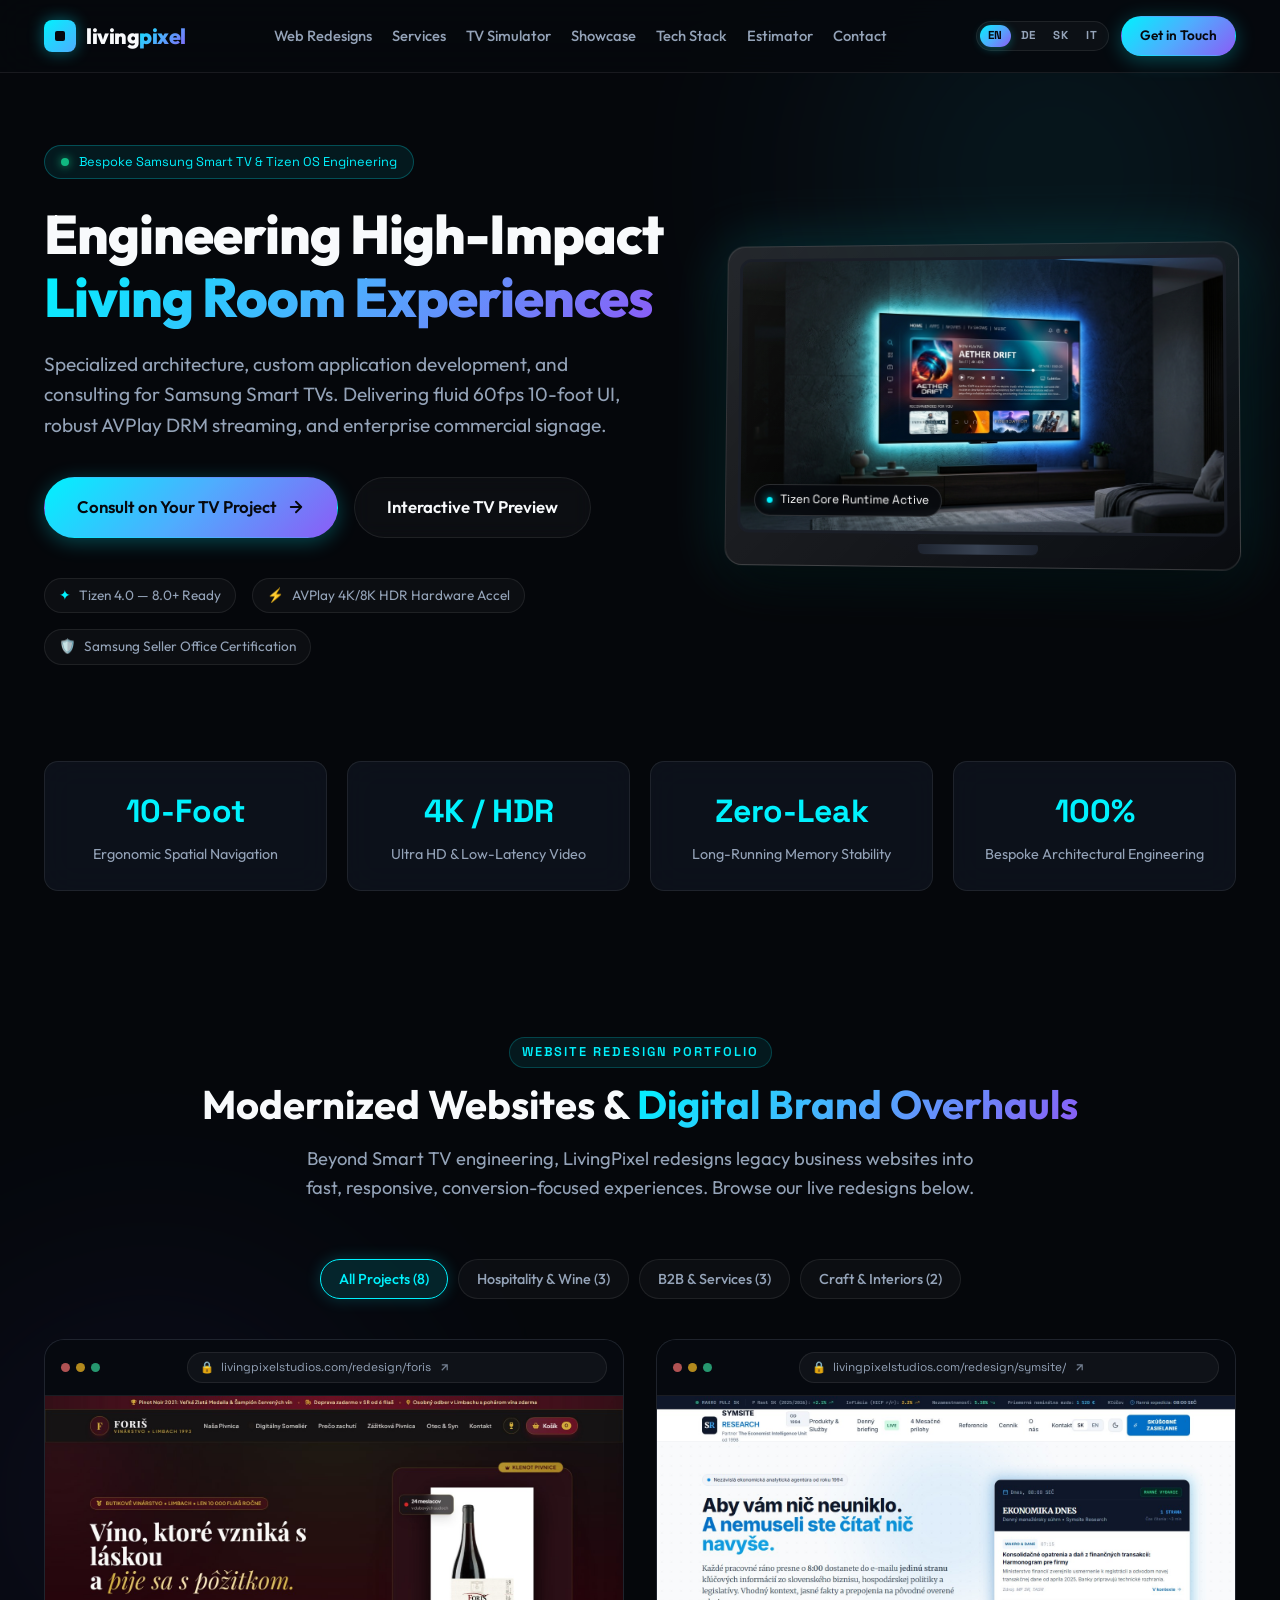
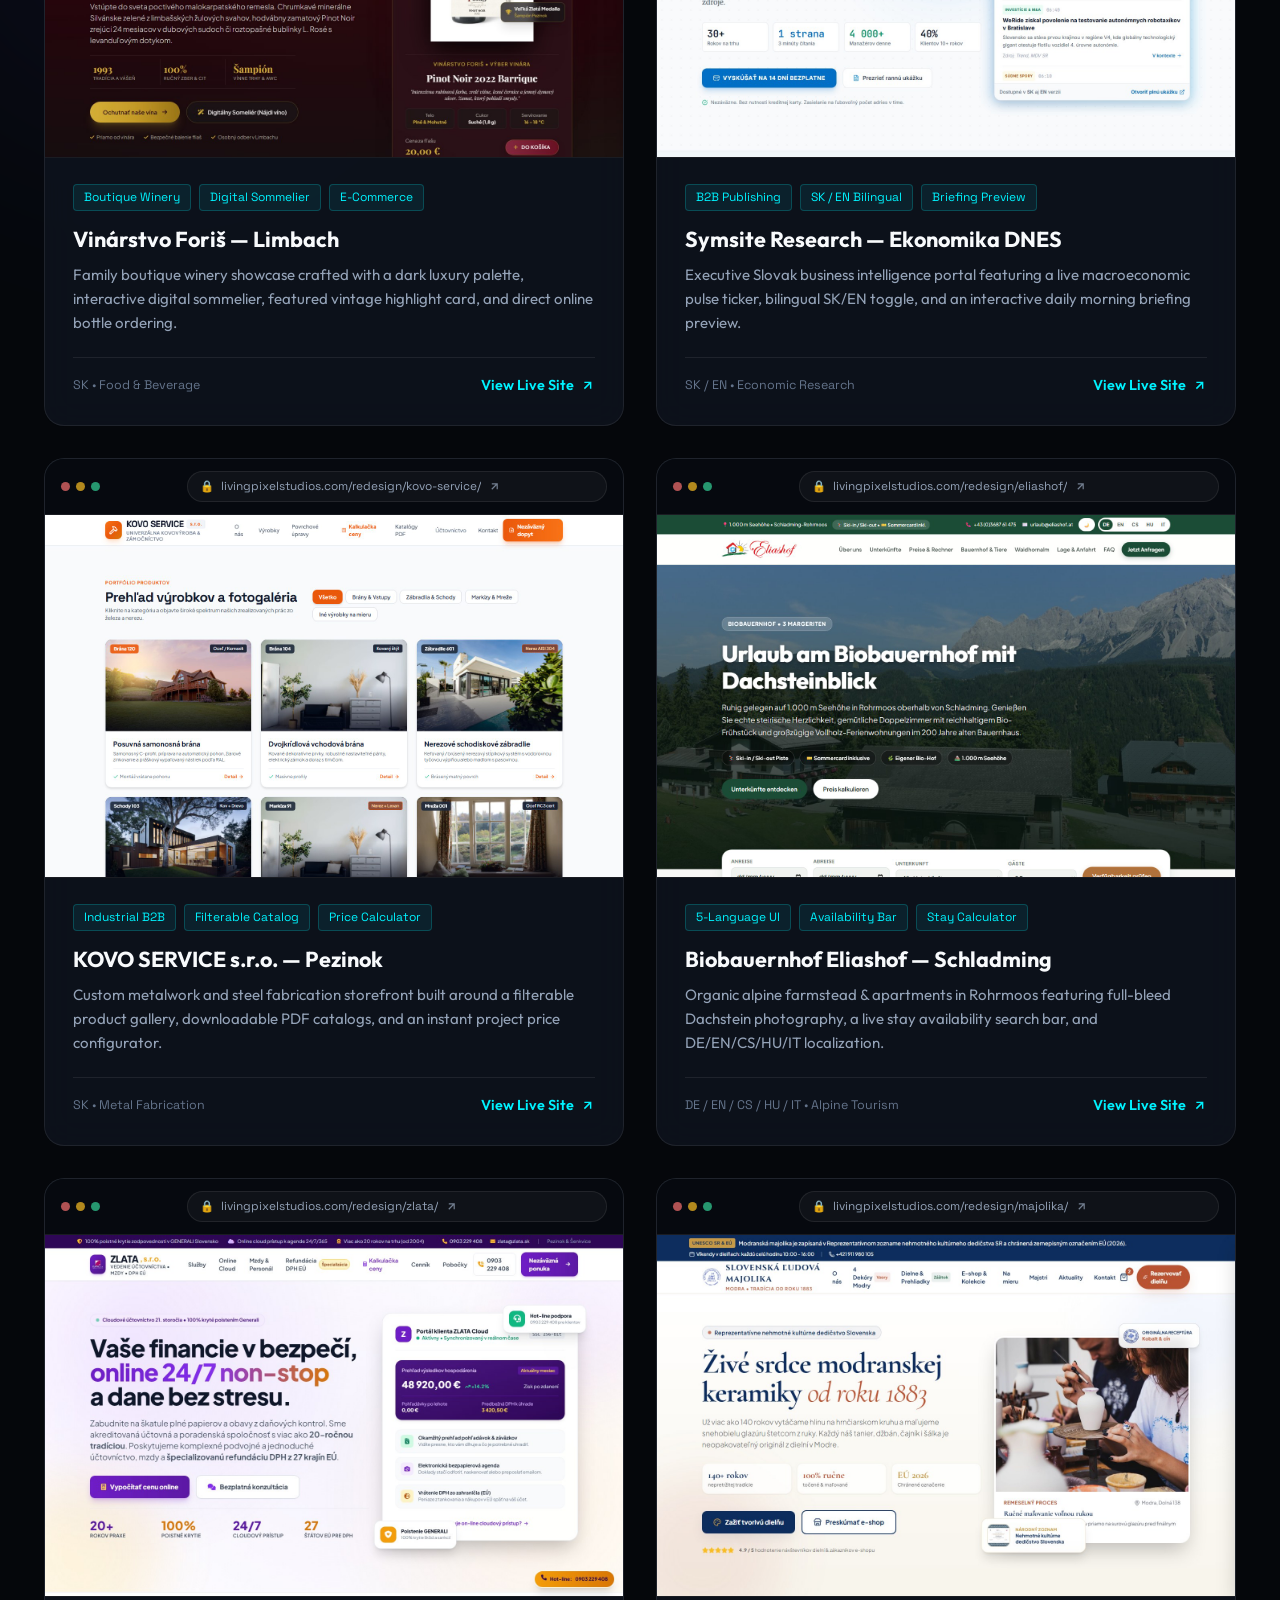
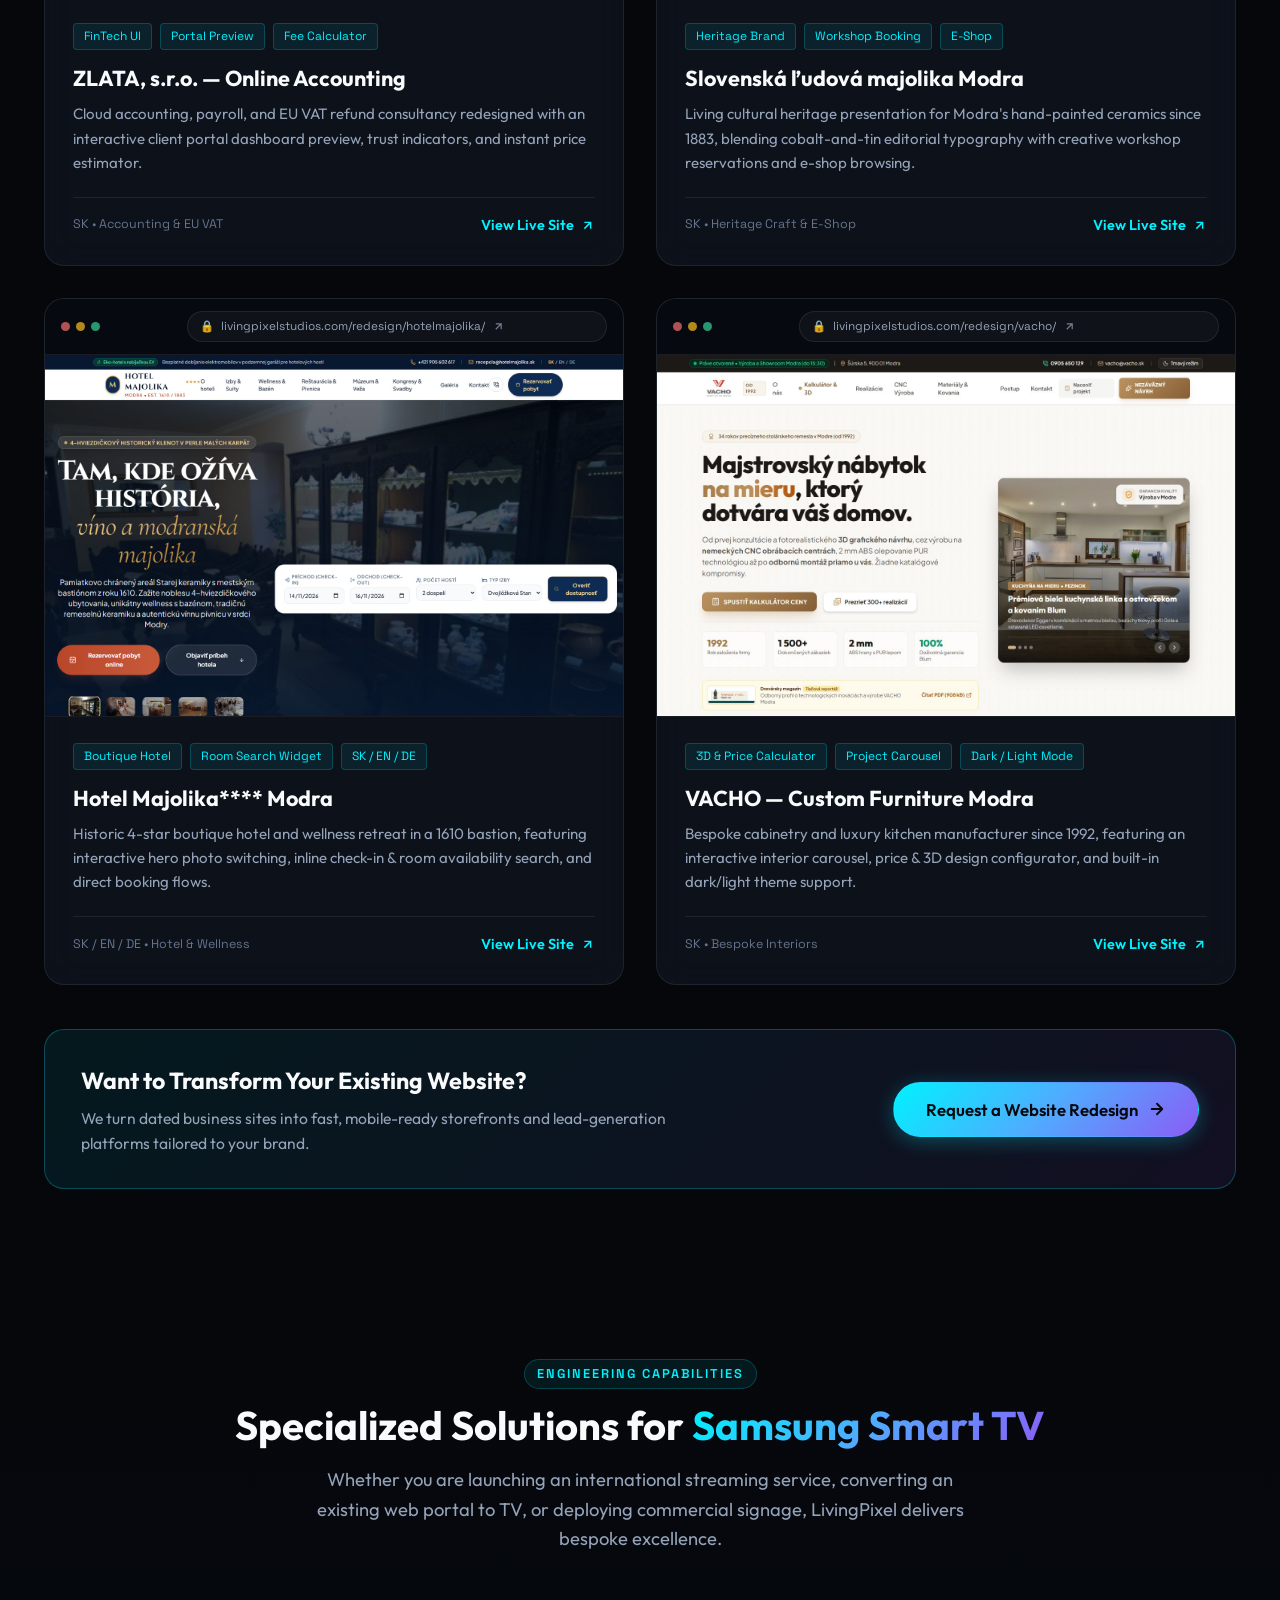
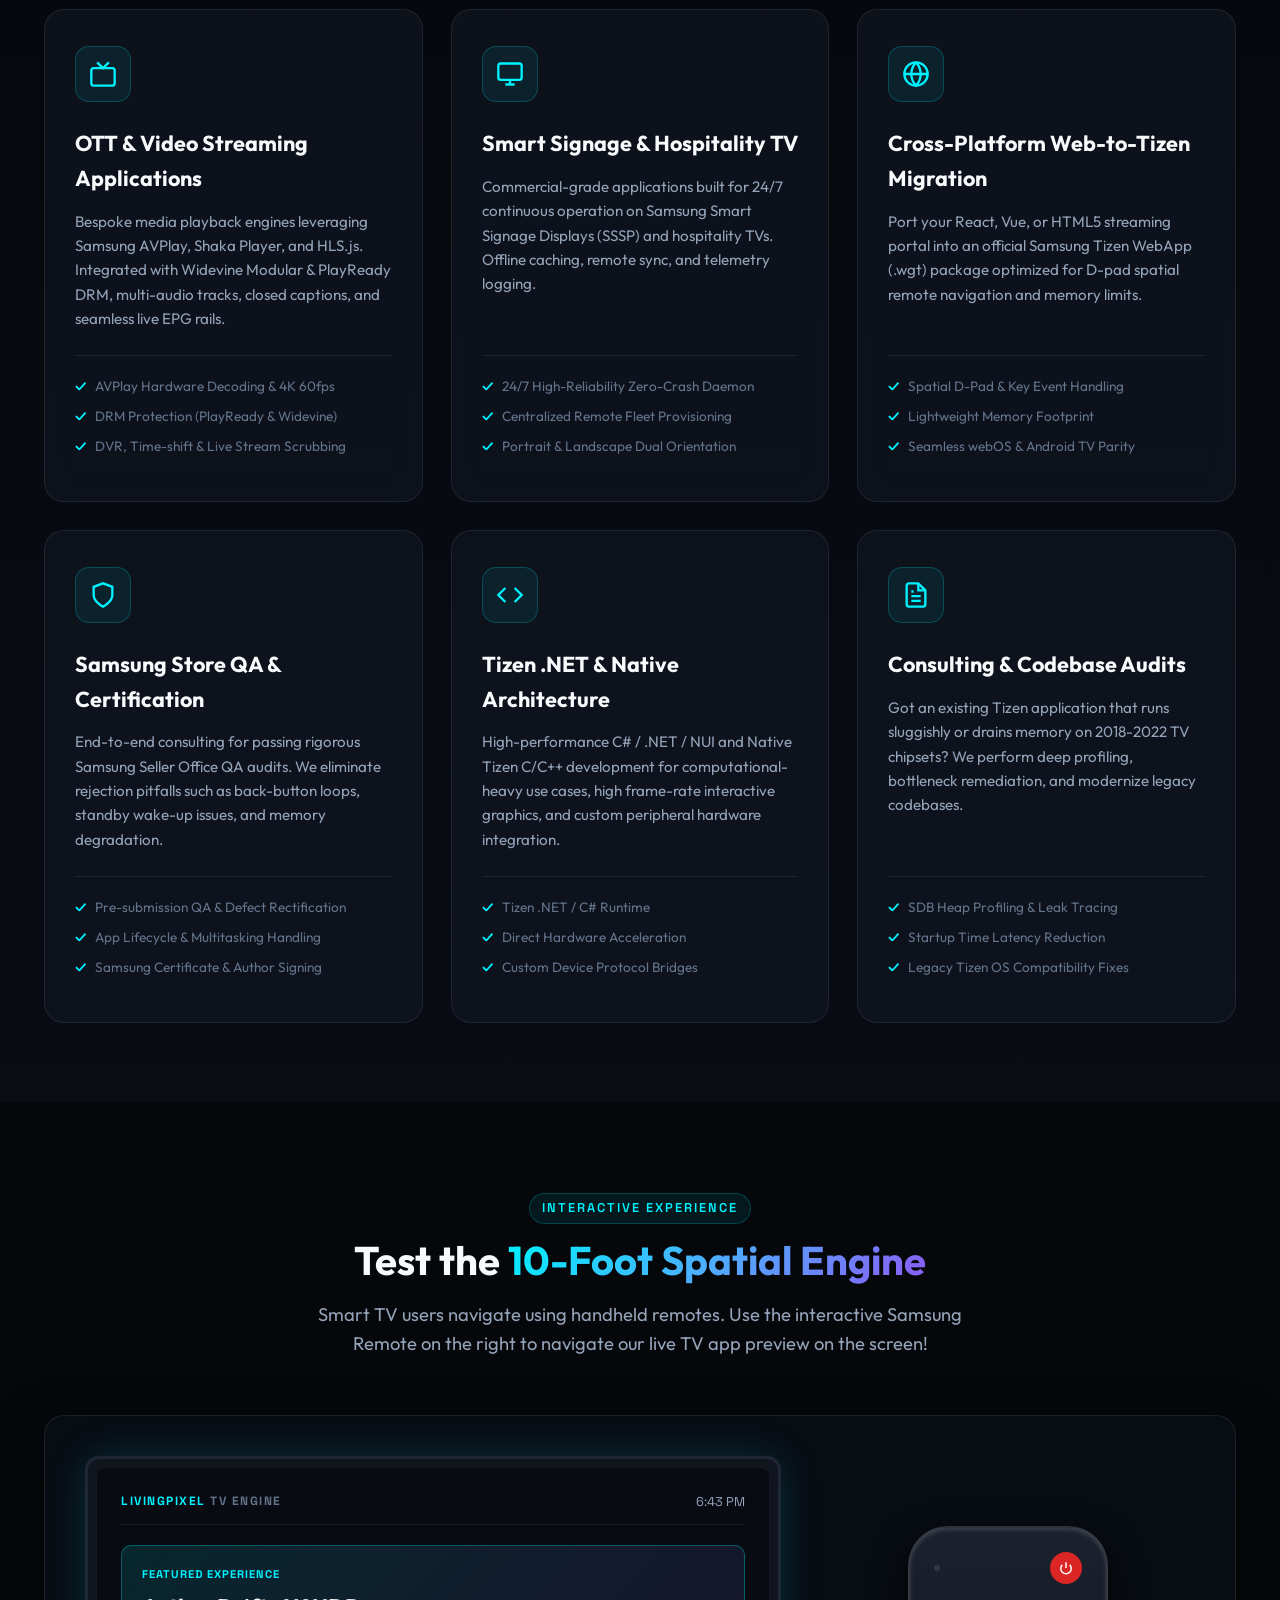
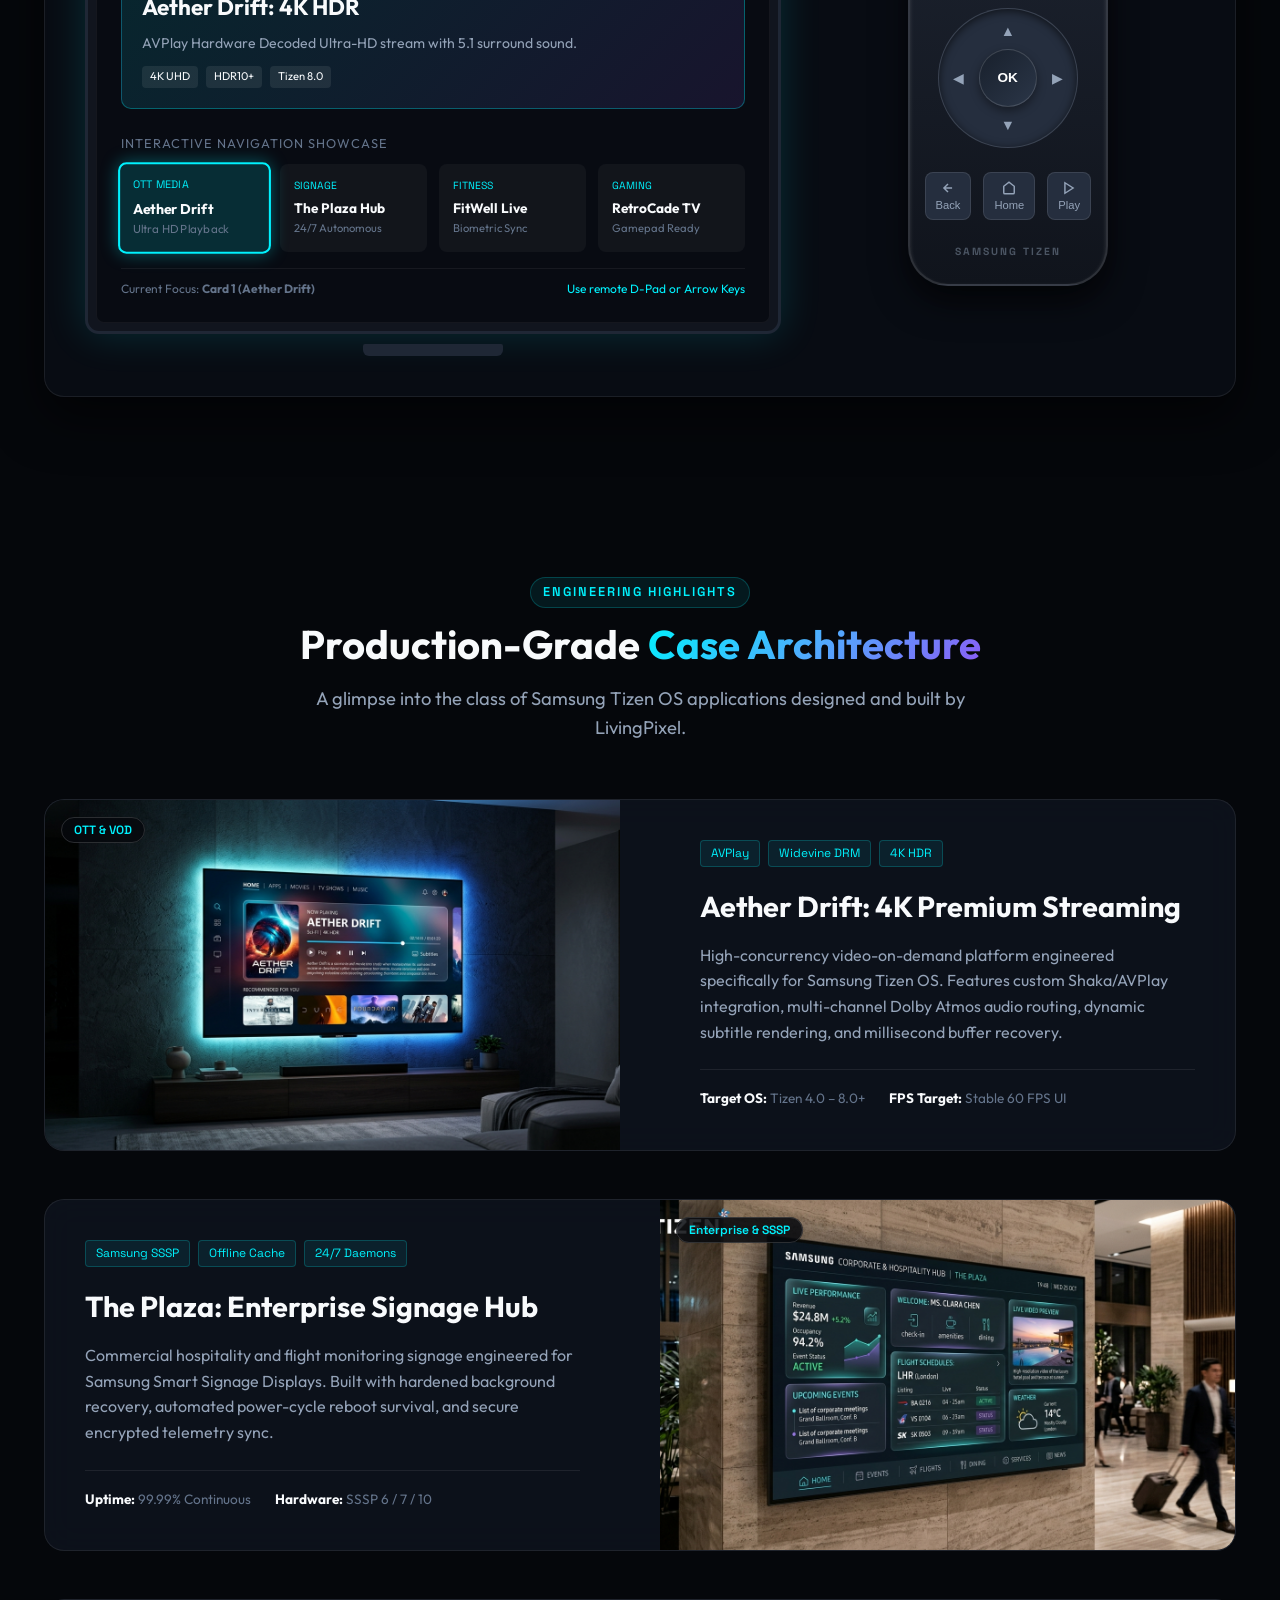
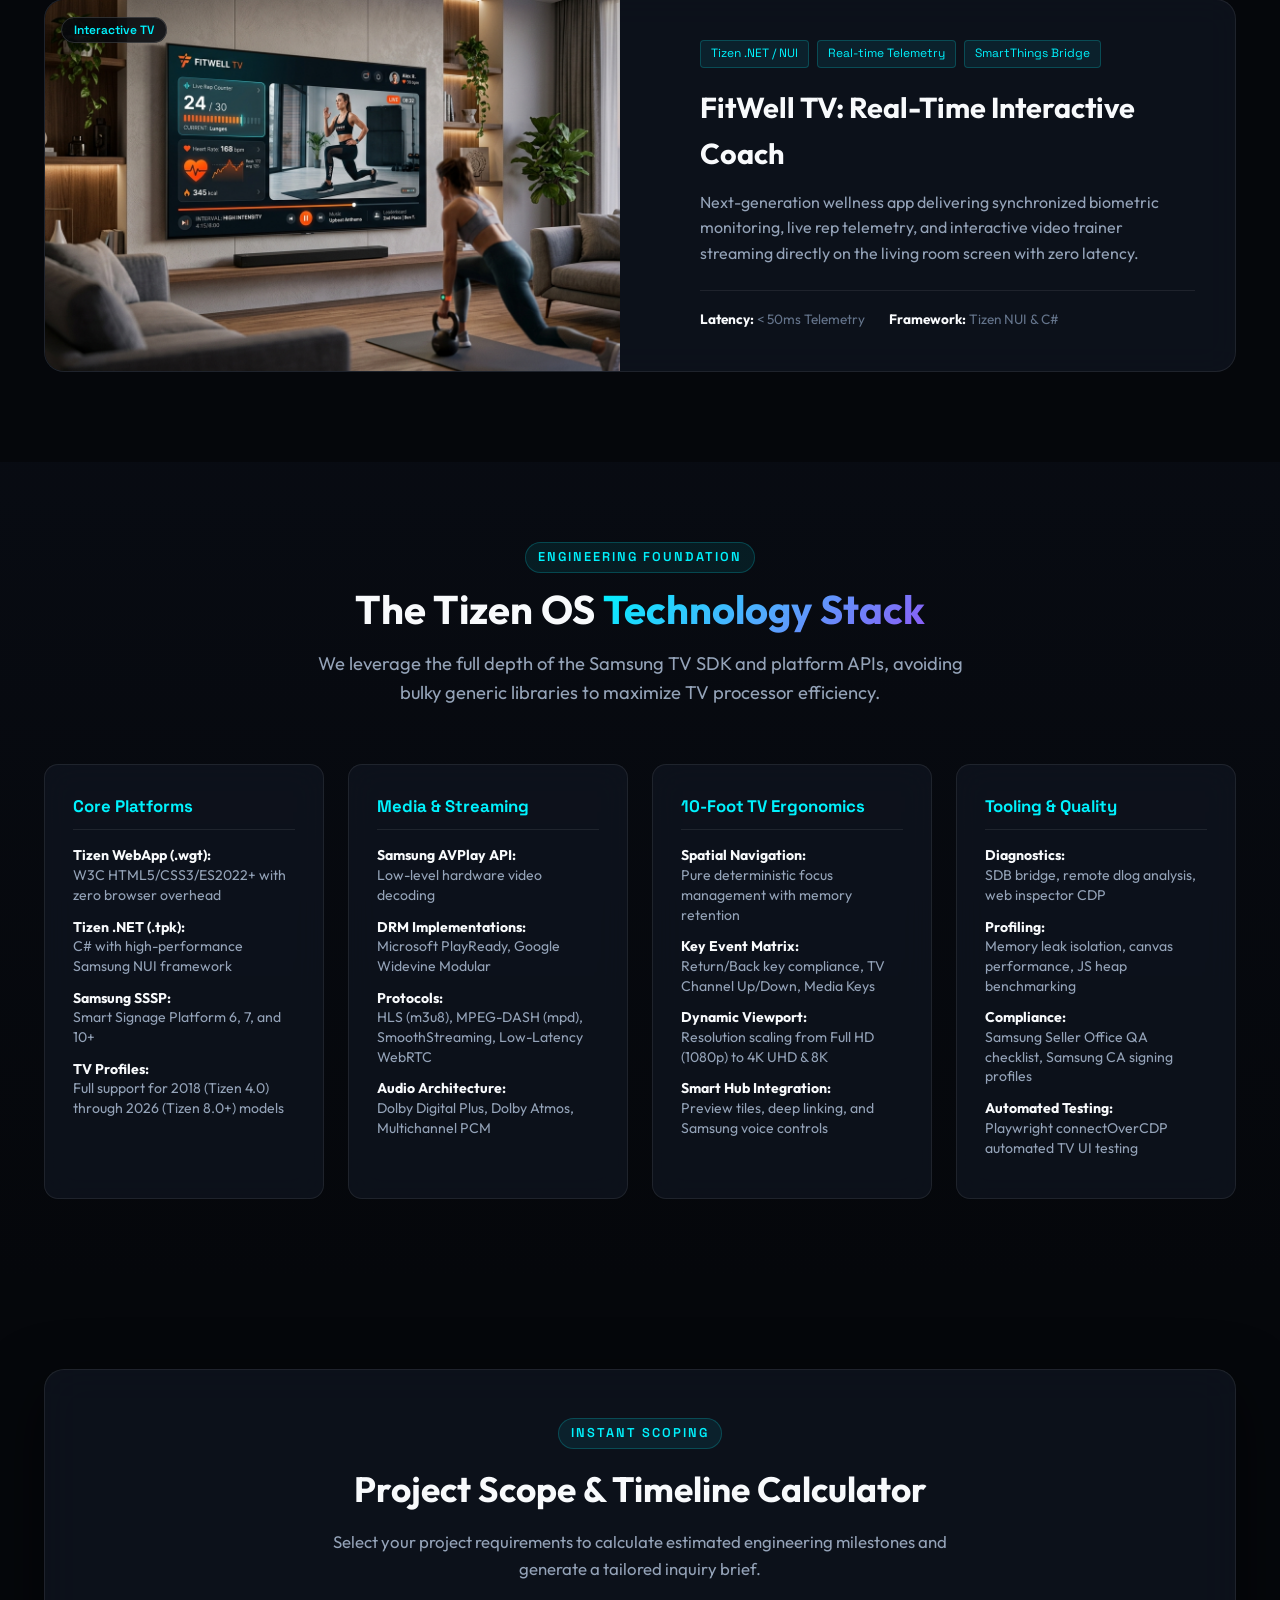
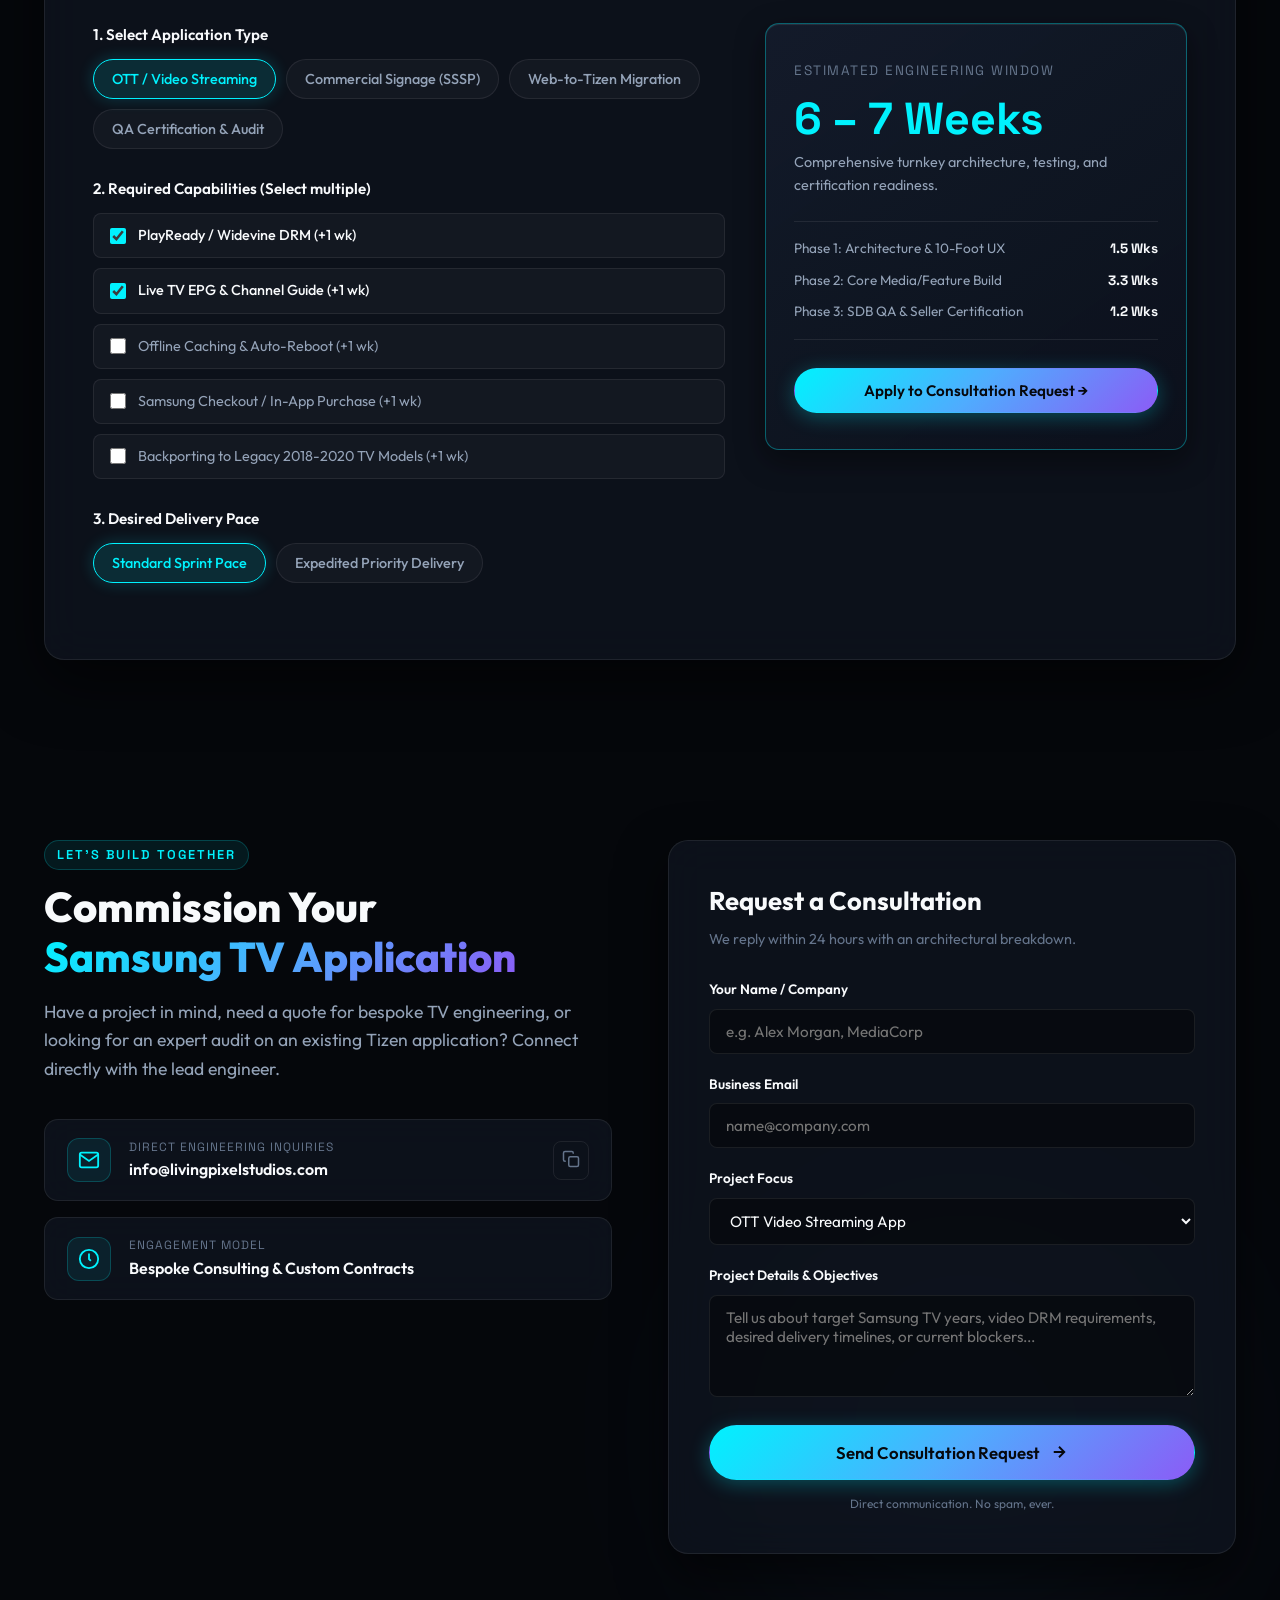
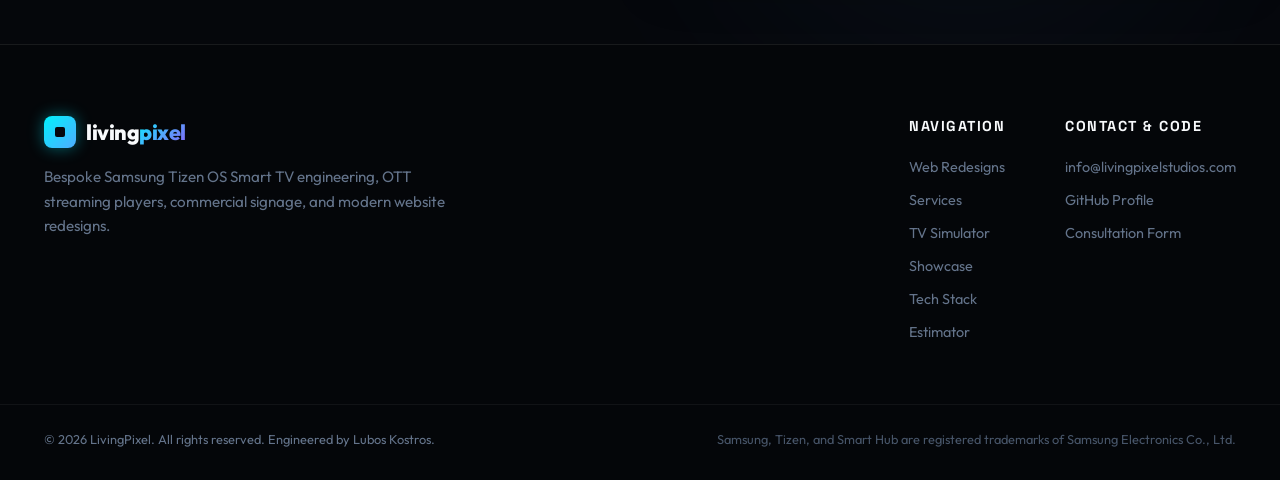
<file: index.html>
<!DOCTYPE html>
<html lang="en">

<head>
  <meta charset="UTF-8">
  <meta name="viewport" content="width=device-width, initial-scale=1.0">
  <title>LivingPixel — Bespoke Apps &amp; TV Engineering (Samsung Tizen OS, LG Web OS, Google TV)</title>
  <meta name="description"
    content="LivingPixel crafts high-performance Samsung Tizen OS applications for Smart TV, OTT streaming services, commercial digital signage, and modern website redesigns.">
  <meta name="keywords"
    content="Samsung Tizen TV, Tizen OS App Development, Smart TV Developer, OTT App Development, Samsung Signage, Tizen .NET, AVPlay, Website Redesign, LivingPixel">
  <meta name="author" content="Lubos Kostros — LivingPixel">

  <!-- Open Graph / Social Media -->
  <meta property="og:type" content="website">
  <meta property="og:title" content="LivingPixel — Bespoke Website Redesigns &amp; Smart TV Applications">
  <meta property="og:description"
    content="Modern website redesigns, commercial-grade Samsung Smart TV development, streaming players, digital signage, and specialized Tizen consulting.">
  <meta property="og:image" content="assets/images/hero-tv.jpg">

  <!-- Google Fonts -->
  <link rel="preconnect" href="https://fonts.googleapis.com">
  <link rel="preconnect" href="https://fonts.gstatic.com" crossorigin>
  <link
    href="https://fonts.googleapis.com/css2?family=Outfit:wght@300;400;500;600;700;800&family=Space+Grotesk:wght@400;500;600;700&display=swap"
    rel="stylesheet">

  <link rel="stylesheet" href="style.css">
</head>

<body>
  <!-- Ambient background glow elements -->
  <div class="ambient-glow glow-1" aria-hidden="true"></div>
  <div class="ambient-glow glow-2" aria-hidden="true"></div>
  <div class="ambient-glow glow-3" aria-hidden="true"></div>

  <!-- Navigation -->
  <header class="navbar" id="navbar">
    <div class="container nav-container">
      <a href="#hero" class="brand-logo" aria-label="LivingPixel Home">
        <span class="logo-pixel">
          <span class="pixel-dot"></span>
        </span>
        <span class="logo-text">living<span class="text-gradient">pixel</span></span>
      </a>

      <nav class="nav-links" id="navLinks">
        <a href="#redesigns" class="nav-link" data-i18n="navRedesigns">Web Redesigns</a>
        <a href="#services" class="nav-link" data-i18n="navServices">Services</a>
        <a href="#simulator" class="nav-link" data-i18n="navSimulator">TV Simulator</a>
        <a href="#showcase" class="nav-link" data-i18n="navShowcase">Showcase</a>
        <a href="#stack" class="nav-link" data-i18n="navStack">Tech Stack</a>
        <a href="#estimator" class="nav-link" data-i18n="navEstimator">Estimator</a>
        <a href="#contact" class="nav-link" data-i18n="navContact">Contact</a>
      </nav>

      <div class="nav-actions">
        <div class="lang-switcher" id="langSwitcher" role="group" aria-label="Language switcher">
          <button type="button" class="lang-btn active" data-lang="en" title="English">EN</button>
          <button type="button" class="lang-btn" data-lang="de" title="Deutsch">DE</button>
          <button type="button" class="lang-btn" data-lang="sk" title="Slovenčina">SK</button>
          <button type="button" class="lang-btn" data-lang="it" title="Italiano">IT</button>
        </div>
        <a href="#contact" class="btn btn-primary btn-sm" data-i18n="navCta">Get in Touch</a>
        <button class="mobile-toggle" id="mobileToggle" aria-label="Toggle Navigation Menu">
          <span></span>
          <span></span>
          <span></span>
        </button>
      </div>
    </div>
  </header>

  <!-- Hero Section -->
  <section class="hero-section" id="hero">
    <div class="container hero-container">
      <div class="hero-content">
        <div class="hero-badge">
          <span class="status-indicator"></span>
          <span data-i18n="heroBadge">Bespoke Samsung Smart TV &amp; Tizen OS Engineering</span>
        </div>
        <h1 class="hero-title" data-i18n-html="heroTitleHtml">
          Engineering High-Impact <br>
          <span class="text-gradient">Living Room Experiences</span>
        </h1>
        <p class="hero-subtitle" data-i18n="heroSubtitle">
          Specialized architecture, custom application development, and consulting for Samsung Smart TVs. Delivering
          fluid 60fps 10-foot UI, robust AVPlay DRM streaming, and enterprise commercial signage.
        </p>

        <div class="hero-cta-group">
          <a href="#contact" class="btn btn-primary btn-lg">
            <span data-i18n="heroCtaPrimary">Consult on Your TV Project</span>
            <svg width="18" height="18" viewBox="0 0 24 24" fill="none" stroke="currentColor" stroke-width="2.5"
              stroke-linecap="round" stroke-linejoin="round">
              <path d="M5 12h14M12 5l7 7-7 7" />
            </svg>
          </a>
          <a href="#simulator" class="btn btn-secondary btn-lg">
            <span data-i18n="heroCtaSecondary">Interactive TV Preview</span>
          </a>
        </div>

        <div class="hero-pills">
          <div class="pill-item">
            <span class="pill-icon">✦</span>
            <span data-i18n="heroPill1">Tizen 4.0 &mdash; 8.0+ Ready</span>
          </div>
          <div class="pill-item">
            <span class="pill-icon">⚡</span>
            <span data-i18n="heroPill2">AVPlay 4K/8K HDR Hardware Accel</span>
          </div>
          <div class="pill-item">
            <span class="pill-icon">🛡️</span>
            <span data-i18n="heroPill3">Samsung Seller Office Certification</span>
          </div>
        </div>
      </div>

      <div class="hero-visual">
        <div class="tv-mockup-frame">
          <div class="tv-screen-bezel">
            <img src="assets/images/hero-tv.jpg" alt="LivingPixel Tizen OS Smart TV Application Interface"
              class="tv-screen-image" loading="eager">
            <div class="screen-glare"></div>
            <div class="live-tag">
              <span class="pulse-dot"></span> <span data-i18n="heroLiveTag">Tizen Core Runtime Active</span>
            </div>
          </div>
          <div class="tv-stand"></div>
        </div>
      </div>
    </div>
  </section>

  <!-- Key Metrics / Trust Bar -->
  <section class="trust-bar">
    <div class="container trust-container">
      <div class="stat-card">
        <div class="stat-number" data-i18n="trust1Num">10-Foot</div>
        <div class="stat-label" data-i18n="trust1Label">Ergonomic Spatial Navigation</div>
      </div>
      <div class="stat-card">
        <div class="stat-number" data-i18n="trust2Num">4K / HDR</div>
        <div class="stat-label" data-i18n="trust2Label">Ultra HD &amp; Low-Latency Video</div>
      </div>
      <div class="stat-card">
        <div class="stat-number" data-i18n="trust3Num">Zero-Leak</div>
        <div class="stat-label" data-i18n="trust3Label">Long-Running Memory Stability</div>
      </div>
      <div class="stat-card">
        <div class="stat-number" data-i18n="trust4Num">100%</div>
        <div class="stat-label" data-i18n="trust4Label">Bespoke Architectural Engineering</div>
      </div>
    </div>
  </section>

  <!-- Website Redesign Portfolio Section -->
  <section class="redesigns-section" id="redesigns">
    <div class="container">
      <div class="section-header text-center">
        <div class="section-tag" data-i18n="redesignsTag">WEBSITE REDESIGN PORTFOLIO</div>
        <h2 class="section-title" data-i18n-html="redesignsTitleHtml">Modernized Websites &amp; <span class="text-gradient">Digital Brand Overhauls</span></h2>
        <p class="section-description" data-i18n="redesignsDesc">
          Beyond Smart TV engineering, LivingPixel redesigns legacy business websites into fast, responsive,
          conversion-focused experiences. Browse our live redesigns below.
        </p>
      </div>

      <div class="redesign-filters" id="redesignFilters" role="tablist" aria-label="Filter redesign portfolio">
        <button type="button" class="pill-select active" data-filter="all" role="tab" aria-selected="true" data-i18n="filterAll">All Projects (8)</button>
        <button type="button" class="pill-select" data-filter="hospitality" role="tab" aria-selected="false" data-i18n="filterHospitality">Hospitality &amp; Wine (3)</button>
        <button type="button" class="pill-select" data-filter="b2b" role="tab" aria-selected="false" data-i18n="filterB2b">B2B &amp; Services (3)</button>
        <button type="button" class="pill-select" data-filter="craft" role="tab" aria-selected="false" data-i18n="filterCraft">Craft &amp; Interiors (2)</button>
      </div>

      <div class="redesign-grid" id="redesignGrid">
        <!-- 1. Vinárstvo Foriš -->
        <article class="redesign-card" data-category="hospitality">
          <div class="redesign-browser-bar">
            <div class="browser-dots" aria-hidden="true">
              <span></span><span></span><span></span>
            </div>
            <a href="https://livingpixelstudios.com/redesign/foris/" target="_blank" rel="noopener noreferrer" class="browser-url">
              <span class="browser-lock" aria-hidden="true">🔒</span>
              <span class="browser-url-text">livingpixelstudios.com/redesign/foris</span>
              <svg width="13" height="13" viewBox="0 0 24 24" fill="none" stroke="currentColor" stroke-width="2.2" aria-hidden="true">
                <path d="M7 17L17 7M7 7h10v10" />
              </svg>
            </a>
          </div>
          <div class="redesign-shot-wrap">
            <a href="https://livingpixelstudios.com/redesign/foris/" target="_blank" rel="noopener noreferrer" class="redesign-shot-link"
              aria-label="Open live redesign of Vinárstvo Foriš">
              <img src="assets/images/redesign/foris.jpg" alt="Screenshot of Vinárstvo Foriš Limbach website redesign"
                class="redesign-shot-image" loading="lazy" width="1440" height="900">
              <div class="redesign-shot-overlay">
                <span class="redesign-shot-badge" data-i18n="visitLiveBadge">Visit Live Redesign ↗</span>
              </div>
            </a>
          </div>
          <div class="redesign-body">
            <div class="redesign-meta">
              <span class="badge-tech" data-i18n="r1Tag1">Boutique Winery</span>
              <span class="badge-tech" data-i18n="r1Tag2">Digital Sommelier</span>
              <span class="badge-tech" data-i18n="r1Tag3">E-Commerce</span>
            </div>
            <h3 class="redesign-title">
              <a href="https://livingpixelstudios.com/redesign/foris/" target="_blank" rel="noopener noreferrer" data-i18n="r1Title">Vinárstvo Foriš &mdash; Limbach</a>
            </h3>
            <p class="redesign-text" data-i18n="r1Desc">
              Family boutique winery showcase crafted with a dark luxury palette, interactive digital sommelier,
              featured vintage highlight card, and direct online bottle ordering.
            </p>
            <div class="redesign-footer">
              <span class="redesign-lang" data-i18n="r1Meta">SK &bull; Food &amp; Beverage</span>
              <a href="https://livingpixelstudios.com/redesign/foris/" target="_blank" rel="noopener noreferrer" class="redesign-cta-link">
                <span data-i18n="viewLiveSite">View Live Site</span>
                <svg width="15" height="15" viewBox="0 0 24 24" fill="none" stroke="currentColor" stroke-width="2.3">
                  <path d="M7 17L17 7M7 7h10v10" />
                </svg>
              </a>
            </div>
          </div>
        </article>

        <!-- 2. Symsite Research -->
        <article class="redesign-card" data-category="b2b">
          <div class="redesign-browser-bar">
            <div class="browser-dots" aria-hidden="true">
              <span></span><span></span><span></span>
            </div>
            <a href="https://livingpixelstudios.com/redesign/symsite/" target="_blank" rel="noopener noreferrer" class="browser-url">
              <span class="browser-lock" aria-hidden="true">🔒</span>
              <span class="browser-url-text">livingpixelstudios.com/redesign/symsite/</span>
              <svg width="13" height="13" viewBox="0 0 24 24" fill="none" stroke="currentColor" stroke-width="2.2" aria-hidden="true">
                <path d="M7 17L17 7M7 7h10v10" />
              </svg>
            </a>
          </div>
          <div class="redesign-shot-wrap">
            <a href="https://livingpixelstudios.com/redesign/symsite/" target="_blank" rel="noopener noreferrer" class="redesign-shot-link"
              aria-label="Open live redesign of Symsite Research">
              <img src="assets/images/redesign/symsite.jpg" alt="Screenshot of Symsite Research website redesign"
                class="redesign-shot-image" loading="lazy" width="1440" height="900">
              <div class="redesign-shot-overlay">
                <span class="redesign-shot-badge" data-i18n="visitLiveBadge">Visit Live Redesign ↗</span>
              </div>
            </a>
          </div>
          <div class="redesign-body">
            <div class="redesign-meta">
              <span class="badge-tech" data-i18n="r2Tag1">B2B Publishing</span>
              <span class="badge-tech" data-i18n="r2Tag2">SK / EN Bilingual</span>
              <span class="badge-tech" data-i18n="r2Tag3">Briefing Preview</span>
            </div>
            <h3 class="redesign-title">
              <a href="https://livingpixelstudios.com/redesign/symsite/" target="_blank" rel="noopener noreferrer" data-i18n="r2Title">Symsite Research &mdash; Ekonomika DNES</a>
            </h3>
            <p class="redesign-text" data-i18n="r2Desc">
              Executive Slovak business intelligence portal featuring a live macroeconomic pulse ticker, bilingual
              SK/EN toggle, and an interactive daily morning briefing preview.
            </p>
            <div class="redesign-footer">
              <span class="redesign-lang" data-i18n="r2Meta">SK / EN &bull; Economic Research</span>
              <a href="https://livingpixelstudios.com/redesign/symsite/" target="_blank" rel="noopener noreferrer" class="redesign-cta-link">
                <span data-i18n="viewLiveSite">View Live Site</span>
                <svg width="15" height="15" viewBox="0 0 24 24" fill="none" stroke="currentColor" stroke-width="2.3">
                  <path d="M7 17L17 7M7 7h10v10" />
                </svg>
              </a>
            </div>
          </div>
        </article>

        <!-- 3. KOVO SERVICE s.r.o. -->
        <article class="redesign-card" data-category="b2b">
          <div class="redesign-browser-bar">
            <div class="browser-dots" aria-hidden="true">
              <span></span><span></span><span></span>
            </div>
            <a href="https://livingpixelstudios.com/redesign/kovo-service/" target="_blank" rel="noopener noreferrer" class="browser-url">
              <span class="browser-lock" aria-hidden="true">🔒</span>
              <span class="browser-url-text">livingpixelstudios.com/redesign/kovo-service/</span>
              <svg width="13" height="13" viewBox="0 0 24 24" fill="none" stroke="currentColor" stroke-width="2.2" aria-hidden="true">
                <path d="M7 17L17 7M7 7h10v10" />
              </svg>
            </a>
          </div>
          <div class="redesign-shot-wrap">
            <a href="https://livingpixelstudios.com/redesign/kovo-service/" target="_blank" rel="noopener noreferrer" class="redesign-shot-link"
              aria-label="Open live redesign of KOVO SERVICE s.r.o.">
              <img src="assets/images/redesign/kovo-service.jpg" alt="Screenshot of KOVO SERVICE s.r.o. website redesign"
                class="redesign-shot-image" loading="lazy" width="1536" height="960">
              <div class="redesign-shot-overlay">
                <span class="redesign-shot-badge" data-i18n="visitLiveBadge">Visit Live Redesign ↗</span>
              </div>
            </a>
          </div>
          <div class="redesign-body">
            <div class="redesign-meta">
              <span class="badge-tech" data-i18n="r3Tag1">Industrial B2B</span>
              <span class="badge-tech" data-i18n="r3Tag2">Filterable Catalog</span>
              <span class="badge-tech" data-i18n="r3Tag3">Price Calculator</span>
            </div>
            <h3 class="redesign-title">
              <a href="https://livingpixelstudios.com/redesign/kovo-service/" target="_blank" rel="noopener noreferrer" data-i18n="r3Title">KOVO SERVICE s.r.o. &mdash; Pezinok</a>
            </h3>
            <p class="redesign-text" data-i18n="r3Desc">
              Custom metalwork and steel fabrication storefront built around a filterable product gallery, downloadable
              PDF catalogs, and an instant project price configurator.
            </p>
            <div class="redesign-footer">
              <span class="redesign-lang" data-i18n="r3Meta">SK &bull; Metal Fabrication</span>
              <a href="https://livingpixelstudios.com/redesign/kovo-service/" target="_blank" rel="noopener noreferrer" class="redesign-cta-link">
                <span data-i18n="viewLiveSite">View Live Site</span>
                <svg width="15" height="15" viewBox="0 0 24 24" fill="none" stroke="currentColor" stroke-width="2.3">
                  <path d="M7 17L17 7M7 7h10v10" />
                </svg>
              </a>
            </div>
          </div>
        </article>

        <!-- 4. Biobauernhof Eliashof -->
        <article class="redesign-card" data-category="hospitality">
          <div class="redesign-browser-bar">
            <div class="browser-dots" aria-hidden="true">
              <span></span><span></span><span></span>
            </div>
            <a href="https://livingpixelstudios.com/redesign/eliashof/" target="_blank" rel="noopener noreferrer" class="browser-url">
              <span class="browser-lock" aria-hidden="true">🔒</span>
              <span class="browser-url-text">livingpixelstudios.com/redesign/eliashof/</span>
              <svg width="13" height="13" viewBox="0 0 24 24" fill="none" stroke="currentColor" stroke-width="2.2" aria-hidden="true">
                <path d="M7 17L17 7M7 7h10v10" />
              </svg>
            </a>
          </div>
          <div class="redesign-shot-wrap">
            <a href="https://livingpixelstudios.com/redesign/eliashof/" target="_blank" rel="noopener noreferrer" class="redesign-shot-link"
              aria-label="Open live redesign of Biobauernhof Eliashof">
              <img src="assets/images/redesign/eliashof.jpg" alt="Screenshot of Biobauernhof Eliashof website redesign"
                class="redesign-shot-image" loading="lazy" width="1536" height="960">
              <div class="redesign-shot-overlay">
                <span class="redesign-shot-badge" data-i18n="visitLiveBadge">Visit Live Redesign ↗</span>
              </div>
            </a>
          </div>
          <div class="redesign-body">
            <div class="redesign-meta">
              <span class="badge-tech" data-i18n="r4Tag1">5-Language UI</span>
              <span class="badge-tech" data-i18n="r4Tag2">Availability Bar</span>
              <span class="badge-tech" data-i18n="r4Tag3">Stay Calculator</span>
            </div>
            <h3 class="redesign-title">
              <a href="https://livingpixelstudios.com/redesign/eliashof/" target="_blank" rel="noopener noreferrer" data-i18n="r4Title">Biobauernhof Eliashof &mdash; Schladming</a>
            </h3>
            <p class="redesign-text" data-i18n="r4Desc">
              Organic alpine farmstead &amp; apartments in Rohrmoos featuring full-bleed Dachstein photography, a live
              stay availability search bar, and DE/EN/CS/HU/IT localization.
            </p>
            <div class="redesign-footer">
              <span class="redesign-lang" data-i18n="r4Meta">DE / EN / CS / HU / IT &bull; Alpine Tourism</span>
              <a href="https://livingpixelstudios.com/redesign/eliashof/" target="_blank" rel="noopener noreferrer" class="redesign-cta-link">
                <span data-i18n="viewLiveSite">View Live Site</span>
                <svg width="15" height="15" viewBox="0 0 24 24" fill="none" stroke="currentColor" stroke-width="2.3">
                  <path d="M7 17L17 7M7 7h10v10" />
                </svg>
              </a>
            </div>
          </div>
        </article>

        <!-- 5. ZLATA, s.r.o. -->
        <article class="redesign-card" data-category="b2b">
          <div class="redesign-browser-bar">
            <div class="browser-dots" aria-hidden="true">
              <span></span><span></span><span></span>
            </div>
            <a href="https://livingpixelstudios.com/redesign/zlata/" target="_blank" rel="noopener noreferrer" class="browser-url">
              <span class="browser-lock" aria-hidden="true">🔒</span>
              <span class="browser-url-text">livingpixelstudios.com/redesign/zlata/</span>
              <svg width="13" height="13" viewBox="0 0 24 24" fill="none" stroke="currentColor" stroke-width="2.2" aria-hidden="true">
                <path d="M7 17L17 7M7 7h10v10" />
              </svg>
            </a>
          </div>
          <div class="redesign-shot-wrap">
            <a href="https://livingpixelstudios.com/redesign/zlata/" target="_blank" rel="noopener noreferrer" class="redesign-shot-link"
              aria-label="Open live redesign of ZLATA, s.r.o.">
              <img src="assets/images/redesign/zlata.jpg" alt="Screenshot of ZLATA, s.r.o. website redesign"
                class="redesign-shot-image" loading="lazy" width="1440" height="900">
              <div class="redesign-shot-overlay">
                <span class="redesign-shot-badge" data-i18n="visitLiveBadge">Visit Live Redesign ↗</span>
              </div>
            </a>
          </div>
          <div class="redesign-body">
            <div class="redesign-meta">
              <span class="badge-tech" data-i18n="r5Tag1">FinTech UI</span>
              <span class="badge-tech" data-i18n="r5Tag2">Portal Preview</span>
              <span class="badge-tech" data-i18n="r5Tag3">Fee Calculator</span>
            </div>
            <h3 class="redesign-title">
              <a href="https://livingpixelstudios.com/redesign/zlata/" target="_blank" rel="noopener noreferrer" data-i18n="r5Title">ZLATA, s.r.o. &mdash; Online Accounting</a>
            </h3>
            <p class="redesign-text" data-i18n="r5Desc">
              Cloud accounting, payroll, and EU VAT refund consultancy redesigned with an interactive client portal
              dashboard preview, trust indicators, and instant price estimator.
            </p>
            <div class="redesign-footer">
              <span class="redesign-lang" data-i18n="r5Meta">SK &bull; Accounting &amp; EU VAT</span>
              <a href="https://livingpixelstudios.com/redesign/zlata/" target="_blank" rel="noopener noreferrer" class="redesign-cta-link">
                <span data-i18n="viewLiveSite">View Live Site</span>
                <svg width="15" height="15" viewBox="0 0 24 24" fill="none" stroke="currentColor" stroke-width="2.3">
                  <path d="M7 17L17 7M7 7h10v10" />
                </svg>
              </a>
            </div>
          </div>
        </article>

        <!-- 6. Slovenská ľudová majolika Modra -->
        <article class="redesign-card" data-category="craft">
          <div class="redesign-browser-bar">
            <div class="browser-dots" aria-hidden="true">
              <span></span><span></span><span></span>
            </div>
            <a href="https://livingpixelstudios.com/redesign/majolika/" target="_blank" rel="noopener noreferrer" class="browser-url">
              <span class="browser-lock" aria-hidden="true">🔒</span>
              <span class="browser-url-text">livingpixelstudios.com/redesign/majolika/</span>
              <svg width="13" height="13" viewBox="0 0 24 24" fill="none" stroke="currentColor" stroke-width="2.2" aria-hidden="true">
                <path d="M7 17L17 7M7 7h10v10" />
              </svg>
            </a>
          </div>
          <div class="redesign-shot-wrap">
            <a href="https://livingpixelstudios.com/redesign/majolika/" target="_blank" rel="noopener noreferrer" class="redesign-shot-link"
              aria-label="Open live redesign of Slovenská ľudová majolika Modra">
              <img src="assets/images/redesign/majolika.jpg" alt="Screenshot of Slovenská ľudová majolika Modra website redesign"
                class="redesign-shot-image" loading="lazy" width="1440" height="900">
              <div class="redesign-shot-overlay">
                <span class="redesign-shot-badge" data-i18n="visitLiveBadge">Visit Live Redesign ↗</span>
              </div>
            </a>
          </div>
          <div class="redesign-body">
            <div class="redesign-meta">
              <span class="badge-tech" data-i18n="r6Tag1">Heritage Brand</span>
              <span class="badge-tech" data-i18n="r6Tag2">Workshop Booking</span>
              <span class="badge-tech" data-i18n="r6Tag3">E-Shop</span>
            </div>
            <h3 class="redesign-title">
              <a href="https://livingpixelstudios.com/redesign/majolika/" target="_blank" rel="noopener noreferrer" data-i18n="r6Title">Slovenská ľudová majolika Modra</a>
            </h3>
            <p class="redesign-text" data-i18n="r6Desc">
              Living cultural heritage presentation for Modra's hand-painted ceramics since 1883, blending cobalt-and-tin
              editorial typography with creative workshop reservations and e-shop browsing.
            </p>
            <div class="redesign-footer">
              <span class="redesign-lang" data-i18n="r6Meta">SK &bull; Heritage Craft &amp; E-Shop</span>
              <a href="https://livingpixelstudios.com/redesign/majolika/" target="_blank" rel="noopener noreferrer" class="redesign-cta-link">
                <span data-i18n="viewLiveSite">View Live Site</span>
                <svg width="15" height="15" viewBox="0 0 24 24" fill="none" stroke="currentColor" stroke-width="2.3">
                  <path d="M7 17L17 7M7 7h10v10" />
                </svg>
              </a>
            </div>
          </div>
        </article>

        <!-- 7. Hotel Majolika**** Modra -->
        <article class="redesign-card" data-category="hospitality">
          <div class="redesign-browser-bar">
            <div class="browser-dots" aria-hidden="true">
              <span></span><span></span><span></span>
            </div>
            <a href="https://livingpixelstudios.com/redesign/hotelmajolika/" target="_blank" rel="noopener noreferrer" class="browser-url">
              <span class="browser-lock" aria-hidden="true">🔒</span>
              <span class="browser-url-text">livingpixelstudios.com/redesign/hotelmajolika/</span>
              <svg width="13" height="13" viewBox="0 0 24 24" fill="none" stroke="currentColor" stroke-width="2.2" aria-hidden="true">
                <path d="M7 17L17 7M7 7h10v10" />
              </svg>
            </a>
          </div>
          <div class="redesign-shot-wrap">
            <a href="https://livingpixelstudios.com/redesign/hotelmajolika/" target="_blank" rel="noopener noreferrer" class="redesign-shot-link"
              aria-label="Open live redesign of Hotel Majolika Modra">
              <img src="assets/images/redesign/hotelmajolika.jpg" alt="Screenshot of Hotel Majolika Modra website redesign"
                class="redesign-shot-image" loading="lazy" width="1536" height="960">
              <div class="redesign-shot-overlay">
                <span class="redesign-shot-badge" data-i18n="visitLiveBadge">Visit Live Redesign ↗</span>
              </div>
            </a>
          </div>
          <div class="redesign-body">
            <div class="redesign-meta">
              <span class="badge-tech" data-i18n="r7Tag1">Boutique Hotel</span>
              <span class="badge-tech" data-i18n="r7Tag2">Room Search Widget</span>
              <span class="badge-tech" data-i18n="r7Tag3">SK / EN / DE</span>
            </div>
            <h3 class="redesign-title">
              <a href="https://livingpixelstudios.com/redesign/hotelmajolika/" target="_blank" rel="noopener noreferrer" data-i18n="r7Title">Hotel Majolika**** Modra</a>
            </h3>
            <p class="redesign-text" data-i18n="r7Desc">
              Historic 4-star boutique hotel and wellness retreat in a 1610 bastion, featuring interactive hero photo
              switching, inline check-in &amp; room availability search, and direct booking flows.
            </p>
            <div class="redesign-footer">
              <span class="redesign-lang" data-i18n="r7Meta">SK / EN / DE &bull; Hotel &amp; Wellness</span>
              <a href="https://livingpixelstudios.com/redesign/hotelmajolika/" target="_blank" rel="noopener noreferrer" class="redesign-cta-link">
                <span data-i18n="viewLiveSite">View Live Site</span>
                <svg width="15" height="15" viewBox="0 0 24 24" fill="none" stroke="currentColor" stroke-width="2.3">
                  <path d="M7 17L17 7M7 7h10v10" />
                </svg>
              </a>
            </div>
          </div>
        </article>

        <!-- 8. VACHO Nábytok na mieru -->
        <article class="redesign-card" data-category="craft">
          <div class="redesign-browser-bar">
            <div class="browser-dots" aria-hidden="true">
              <span></span><span></span><span></span>
            </div>
            <a href="https://livingpixelstudios.com/redesign/vacho/" target="_blank" rel="noopener noreferrer" class="browser-url">
              <span class="browser-lock" aria-hidden="true">🔒</span>
              <span class="browser-url-text">livingpixelstudios.com/redesign/vacho/</span>
              <svg width="13" height="13" viewBox="0 0 24 24" fill="none" stroke="currentColor" stroke-width="2.2" aria-hidden="true">
                <path d="M7 17L17 7M7 7h10v10" />
              </svg>
            </a>
          </div>
          <div class="redesign-shot-wrap">
            <a href="https://livingpixelstudios.com/redesign/vacho/" target="_blank" rel="noopener noreferrer" class="redesign-shot-link"
              aria-label="Open live redesign of VACHO Custom Furniture">
              <img src="assets/images/redesign/vacho.jpg" alt="Screenshot of VACHO custom furniture website redesign"
                class="redesign-shot-image" loading="lazy" width="1440" height="900">
              <div class="redesign-shot-overlay">
                <span class="redesign-shot-badge" data-i18n="visitLiveBadge">Visit Live Redesign ↗</span>
              </div>
            </a>
          </div>
          <div class="redesign-body">
            <div class="redesign-meta">
              <span class="badge-tech" data-i18n="r8Tag1">3D &amp; Price Calculator</span>
              <span class="badge-tech" data-i18n="r8Tag2">Project Carousel</span>
              <span class="badge-tech" data-i18n="r8Tag3">Dark / Light Mode</span>
            </div>
            <h3 class="redesign-title">
              <a href="https://livingpixelstudios.com/redesign/vacho/" target="_blank" rel="noopener noreferrer" data-i18n="r8Title">VACHO &mdash; Custom Furniture Modra</a>
            </h3>
            <p class="redesign-text" data-i18n="r8Desc">
              Bespoke cabinetry and luxury kitchen manufacturer since 1992, featuring an interactive interior carousel,
              price &amp; 3D design configurator, and built-in dark/light theme support.
            </p>
            <div class="redesign-footer">
              <span class="redesign-lang" data-i18n="r8Meta">SK &bull; Bespoke Interiors</span>
              <a href="https://livingpixelstudios.com/redesign/vacho/" target="_blank" rel="noopener noreferrer" class="redesign-cta-link">
                <span data-i18n="viewLiveSite">View Live Site</span>
                <svg width="15" height="15" viewBox="0 0 24 24" fill="none" stroke="currentColor" stroke-width="2.3">
                  <path d="M7 17L17 7M7 7h10v10" />
                </svg>
              </a>
            </div>
          </div>
        </article>
      </div>

      <div class="redesign-cta-banner">
        <div class="redesign-cta-copy">
          <h3 data-i18n="redesignCtaTitle">Want to Transform Your Existing Website?</h3>
          <p data-i18n="redesignCtaDesc">
            We turn dated business sites into fast, mobile-ready storefronts and lead-generation platforms tailored to
            your brand.
          </p>
        </div>
        <button type="button" class="btn btn-primary btn-lg" id="requestRedesignBtn">
          <span data-i18n="redesignCtaBtn">Request a Website Redesign</span>
          <svg width="18" height="18" viewBox="0 0 24 24" fill="none" stroke="currentColor" stroke-width="2.5"
            stroke-linecap="round" stroke-linejoin="round">
            <path d="M5 12h14M12 5l7 7-7 7" />
          </svg>
        </button>
      </div>
    </div>
  </section>

  <!-- Core Services Section -->
  <section class="services-section" id="services">
    <div class="container">
      <div class="section-header text-center">
        <div class="section-tag" data-i18n="servicesTag">ENGINEERING CAPABILITIES</div>
        <h2 class="section-title" data-i18n-html="servicesTitleHtml">Specialized Solutions for <span class="text-gradient">Samsung Smart TV</span></h2>
        <p class="section-description" data-i18n="servicesDesc">
          Whether you are launching an international streaming service, converting an existing web portal to TV, or
          deploying commercial signage, LivingPixel delivers bespoke excellence.
        </p>
      </div>

      <div class="services-grid">
        <!-- Service 1 -->
        <div class="service-card">
          <div class="service-icon-box">
            <svg width="28" height="28" viewBox="0 0 24 24" fill="none" stroke="currentColor" stroke-width="2">
              <rect x="2" y="7" width="20" height="15" rx="2" ry="2"></rect>
              <polyline points="17 2 12 7 7 2"></polyline>
            </svg>
          </div>
          <h3 class="service-title" data-i18n="s1Title">OTT &amp; Video Streaming Applications</h3>
          <p class="service-text" data-i18n="s1Desc">
            Bespoke media playback engines leveraging Samsung AVPlay, Shaka Player, and HLS.js. Integrated with Widevine
            Modular &amp; PlayReady DRM, multi-audio tracks, closed captions, and seamless live EPG rails.
          </p>
          <ul class="service-features">
            <li data-i18n="s1F1">AVPlay Hardware Decoding &amp; 4K 60fps</li>
            <li data-i18n="s1F2">DRM Protection (PlayReady &amp; Widevine)</li>
            <li data-i18n="s1F3">DVR, Time-shift &amp; Live Stream Scrubbing</li>
          </ul>
        </div>

        <!-- Service 2 -->
        <div class="service-card">
          <div class="service-icon-box">
            <svg width="28" height="28" viewBox="0 0 24 24" fill="none" stroke="currentColor" stroke-width="2">
              <rect x="2" y="3" width="20" height="14" rx="2" ry="2"></rect>
              <line x1="8" y1="21" x2="16" y2="21"></line>
              <line x1="12" y1="17" x2="12" y2="21"></line>
            </svg>
          </div>
          <h3 class="service-title" data-i18n="s2Title">Smart Signage &amp; Hospitality TV</h3>
          <p class="service-text" data-i18n="s2Desc">
            Commercial-grade applications built for 24/7 continuous operation on Samsung Smart Signage Displays (SSSP)
            and hospitality TVs. Offline caching, remote sync, and telemetry logging.
          </p>
          <ul class="service-features">
            <li data-i18n="s2F1">24/7 High-Reliability Zero-Crash Daemon</li>
            <li data-i18n="s2F2">Centralized Remote Fleet Provisioning</li>
            <li data-i18n="s2F3">Portrait &amp; Landscape Dual Orientation</li>
          </ul>
        </div>

        <!-- Service 3 -->
        <div class="service-card">
          <div class="service-icon-box">
            <svg width="28" height="28" viewBox="0 0 24 24" fill="none" stroke="currentColor" stroke-width="2">
              <circle cx="12" cy="12" r="10"></circle>
              <path d="M12 2a14.5 14.5 0 0 0 0 20 14.5 14.5 0 0 0 0-20"></path>
              <path d="M2 12h20"></path>
            </svg>
          </div>
          <h3 class="service-title" data-i18n="s3Title">Cross-Platform Web-to-Tizen Migration</h3>
          <p class="service-text" data-i18n="s3Desc">
            Port your React, Vue, or HTML5 streaming portal into an official Samsung Tizen WebApp (.wgt) package
            optimized for D-pad spatial remote navigation and memory limits.
          </p>
          <ul class="service-features">
            <li data-i18n="s3F1">Spatial D-Pad &amp; Key Event Handling</li>
            <li data-i18n="s3F2">Lightweight Memory Footprint</li>
            <li data-i18n="s3F3">Seamless webOS &amp; Android TV Parity</li>
          </ul>
        </div>

        <!-- Service 4 -->
        <div class="service-card">
          <div class="service-icon-box">
            <svg width="28" height="28" viewBox="0 0 24 24" fill="none" stroke="currentColor" stroke-width="2">
              <path d="M12 22s8-4 8-10V5l-8-3-8 3v7c0 6 8 10 8 10z"></path>
            </svg>
          </div>
          <h3 class="service-title" data-i18n="s4Title">Samsung Store QA &amp; Certification</h3>
          <p class="service-text" data-i18n="s4Desc">
            End-to-end consulting for passing rigorous Samsung Seller Office QA audits. We eliminate rejection pitfalls
            such as back-button loops, standby wake-up issues, and memory degradation.
          </p>
          <ul class="service-features">
            <li data-i18n="s4F1">Pre-submission QA &amp; Defect Rectification</li>
            <li data-i18n="s4F2">App Lifecycle &amp; Multitasking Handling</li>
            <li data-i18n="s4F3">Samsung Certificate &amp; Author Signing</li>
          </ul>
        </div>

        <!-- Service 5 -->
        <div class="service-card">
          <div class="service-icon-box">
            <svg width="28" height="28" viewBox="0 0 24 24" fill="none" stroke="currentColor" stroke-width="2">
              <polyline points="16 18 22 12 16 6"></polyline>
              <polyline points="8 6 2 12 8 18"></polyline>
            </svg>
          </div>
          <h3 class="service-title" data-i18n="s5Title">Tizen .NET &amp; Native Architecture</h3>
          <p class="service-text" data-i18n="s5Desc">
            High-performance C# / .NET / NUI and Native Tizen C/C++ development for computational-heavy use cases, high
            frame-rate interactive graphics, and custom peripheral hardware integration.
          </p>
          <ul class="service-features">
            <li data-i18n="s5F1">Tizen .NET / C# Runtime</li>
            <li data-i18n="s5F2">Direct Hardware Acceleration</li>
            <li data-i18n="s5F3">Custom Device Protocol Bridges</li>
          </ul>
        </div>

        <!-- Service 6 -->
        <div class="service-card">
          <div class="service-icon-box">
            <svg width="28" height="28" viewBox="0 0 24 24" fill="none" stroke="currentColor" stroke-width="2">
              <path d="M14 2H6a2 2 0 0 0-2 2v16a2 2 0 0 0 2 2h12a2 2 0 0 0 2-2V8z"></path>
              <polyline points="14 2 14 8 20 8"></polyline>
              <line x1="16" y1="13" x2="8" y2="13"></line>
              <line x1="16" y1="17" x2="8" y2="17"></line>
              <polyline points="10 9 9 9 8 9"></polyline>
            </svg>
          </div>
          <h3 class="service-title" data-i18n="s6Title">Consulting &amp; Codebase Audits</h3>
          <p class="service-text" data-i18n="s6Desc">
            Got an existing Tizen application that runs sluggishly or drains memory on 2018-2022 TV chipsets? We perform
            deep profiling, bottleneck remediation, and modernize legacy codebases.
          </p>
          <ul class="service-features">
            <li data-i18n="s6F1">SDB Heap Profiling &amp; Leak Tracing</li>
            <li data-i18n="s6F2">Startup Time Latency Reduction</li>
            <li data-i18n="s6F3">Legacy Tizen OS Compatibility Fixes</li>
          </ul>
        </div>
      </div>
    </div>
  </section>

  <!-- Interactive Virtual TV Remote & 10-Foot Simulator -->
  <section class="simulator-section" id="simulator">
    <div class="container">
      <div class="section-header text-center">
        <div class="section-tag" data-i18n="simTag">INTERACTIVE EXPERIENCE</div>
        <h2 class="section-title" data-i18n-html="simTitleHtml">Test the <span class="text-gradient">10-Foot Spatial Engine</span></h2>
        <p class="section-description" data-i18n="simDesc">
          Smart TV users navigate using handheld remotes. Use the interactive Samsung Remote on the right to navigate
          our live TV app preview on the screen!
        </p>
      </div>

      <div class="simulator-wrapper">
        <!-- Virtual TV Screen -->
        <div class="sim-tv">
          <div class="sim-tv-bezel">
            <div class="sim-screen" id="simScreen">
              <!-- TV Top Bar -->
              <div class="sim-tv-topbar">
                <div class="sim-brand">LIVINGPIXEL <span data-i18n="simBrandSub">TV ENGINE</span></div>
                <div class="sim-clock" id="simClock">12:00 PM</div>
              </div>

              <!-- Main TV Banner -->
              <div class="sim-hero-banner" id="simBanner">
                <div class="sim-banner-badge" id="simBadge">FEATURED EXPERIENCE</div>
                <h3 class="sim-banner-title" id="simTitle">Aether Drift: 4K HDR</h3>
                <p class="sim-banner-desc" id="simDesc">AVPlay Hardware Decoded Ultra-HD stream with 5.1 surround sound.
                </p>
                <div class="sim-banner-stats">
                  <span>4K UHD</span>
                  <span>HDR10+</span>
                  <span data-i18n="simBannerStat3">Tizen 8.0</span>
                </div>
              </div>

              <!-- Carousel Rails -->
              <div class="sim-rails">
                <div class="sim-rail-title" data-i18n="simRailTitle">Interactive Navigation Showcase</div>
                <div class="sim-cards-row" id="simCardsRow">
                  <div class="sim-card active" data-index="0" data-key="simC1">
                    <div class="sim-card-tag" data-i18n="simC1Tag">OTT MEDIA</div>
                    <div class="sim-card-name" data-i18n="simC1Name">Aether Drift</div>
                    <div class="sim-card-sub" data-i18n="simC1Sub">Ultra HD Playback</div>
                  </div>

                  <div class="sim-card" data-index="1" data-key="simC2">
                    <div class="sim-card-tag" data-i18n="simC2Tag">SIGNAGE</div>
                    <div class="sim-card-name" data-i18n="simC2Name">The Plaza Hub</div>
                    <div class="sim-card-sub" data-i18n="simC2Sub">24/7 Autonomous</div>
                  </div>

                  <div class="sim-card" data-index="2" data-key="simC3">
                    <div class="sim-card-tag" data-i18n="simC3Tag">FITNESS</div>
                    <div class="sim-card-name" data-i18n="simC3Name">FitWell Live</div>
                    <div class="sim-card-sub" data-i18n="simC3Sub">Biometric Sync</div>
                  </div>

                  <div class="sim-card" data-index="3" data-key="simC4">
                    <div class="sim-card-tag" data-i18n="simC4Tag">GAMING</div>
                    <div class="sim-card-name" data-i18n="simC4Name">RetroCade TV</div>
                    <div class="sim-card-sub" data-i18n="simC4Sub">Gamepad Ready</div>
                  </div>
                </div>
              </div>

              <div class="sim-status-bar">
                <span><span data-i18n="simFocusPrefix">Current Focus:</span> <strong id="simFocusLabel">Card 1 (Aether Drift)</strong></span>
                <span class="sim-hint" data-i18n="simHint">Use remote D-Pad or Arrow Keys</span>
              </div>
            </div>
          </div>
          <div class="sim-stand"></div>
        </div>

        <!-- Virtual Samsung Smart Remote -->
        <div class="sim-remote">
          <div class="remote-body">
            <div class="remote-top">
              <div class="remote-mic"></div>
              <button class="remote-power" id="remotePowerBtn" title="Toggle Power" aria-label="Power Button">
                <svg width="14" height="14" viewBox="0 0 24 24" fill="none" stroke="currentColor" stroke-width="2.5">
                  <path d="M18.36 6.64a9 9 0 1 1-12.73 0"></path>
                  <line x1="12" y1="2" x2="12" y2="12"></line>
                </svg>
              </button>
            </div>

            <!-- D-Pad -->
            <div class="dpad-container">
              <button class="dpad-btn dpad-up" id="dpadUp" aria-label="D-Pad Up">▲</button>
              <button class="dpad-btn dpad-left" id="dpadLeft" aria-label="D-Pad Left">◀</button>
              <button class="dpad-btn dpad-ok" id="dpadOk" aria-label="D-Pad Select / OK">OK</button>
              <button class="dpad-btn dpad-right" id="dpadRight" aria-label="D-Pad Right">▶</button>
              <button class="dpad-btn dpad-down" id="dpadDown" aria-label="D-Pad Down">▼</button>
            </div>

            <!-- Function Buttons -->
            <div class="remote-nav-row">
              <button class="remote-util-btn" id="remoteBack" title="Back Button" aria-label="Back">
                <svg width="14" height="14" viewBox="0 0 24 24" fill="none" stroke="currentColor" stroke-width="2.5">
                  <path d="M19 12H5M12 19l-7-7 7-7" />
                </svg>
                <span data-i18n="remoteBack">Back</span>
              </button>
              <button class="remote-util-btn" id="remoteHome" title="Smart Hub Home" aria-label="Home">
                <svg width="14" height="14" viewBox="0 0 24 24" fill="none" stroke="currentColor" stroke-width="2.5">
                  <path d="M3 9l9-7 9 7v11a2 2 0 0 1-2 2H5a2 2 0 0 1-2-2z" />
                </svg>
                <span data-i18n="remoteHome">Home</span>
              </button>
              <button class="remote-util-btn" id="remotePlay" title="Play / Pause" aria-label="Play Pause">
                <svg width="14" height="14" viewBox="0 0 24 24" fill="none" stroke="currentColor" stroke-width="2.5">
                  <polygon points="5 3 19 12 5 21 5 3" />
                </svg>
                <span data-i18n="remotePlay">Play</span>
              </button>
            </div>

            <div class="remote-brand">SAMSUNG TIZEN</div>
          </div>
        </div>
      </div>
    </div>
  </section>

  <!-- Showcase / Portfolio Section -->
  <section class="showcase-section" id="showcase">
    <div class="container">
      <div class="section-header text-center">
        <div class="section-tag" data-i18n="showcaseTag">ENGINEERING HIGHLIGHTS</div>
        <h2 class="section-title" data-i18n-html="showcaseTitleHtml">Production-Grade <span class="text-gradient">Case Architecture</span></h2>
        <p class="section-description" data-i18n="showcaseDesc">
          A glimpse into the class of Samsung Tizen OS applications designed and built by LivingPixel.
        </p>
      </div>

      <div class="showcase-cards">
        <!-- Showcase 1 -->
        <div class="showcase-card">
          <div class="showcase-image-wrap">
            <img src="assets/images/hero-tv.jpg" alt="LivingPixel 4K OTT TV Streaming Platform" class="showcase-image"
              loading="lazy">
            <div class="showcase-overlay">
              <span class="showcase-tag" data-i18n="sc1Overlay">OTT &amp; VOD</span>
            </div>
          </div>
          <div class="showcase-body">
            <div class="showcase-meta">
              <span class="badge-tech">AVPlay</span>
              <span class="badge-tech">Widevine DRM</span>
              <span class="badge-tech">4K HDR</span>
            </div>
            <h3 class="showcase-title" data-i18n="sc1Title">Aether Drift: 4K Premium Streaming</h3>
            <p class="showcase-text" data-i18n="sc1Desc">
              High-concurrency video-on-demand platform engineered specifically for Samsung Tizen OS. Features custom
              Shaka/AVPlay integration, multi-channel Dolby Atmos audio routing, dynamic subtitle rendering, and
              millisecond buffer recovery.
            </p>
            <div class="showcase-specs">
              <div class="spec-item" data-i18n-html="sc1Spec1Html"><strong>Target OS:</strong> Tizen 4.0 – 8.0+</div>
              <div class="spec-item" data-i18n-html="sc1Spec2Html"><strong>FPS Target:</strong> Stable 60 FPS UI</div>
            </div>
          </div>
        </div>

        <!-- Showcase 2 -->
        <div class="showcase-card">
          <div class="showcase-image-wrap">
            <img src="assets/images/signage-tv.jpg" alt="Samsung SSSP Commercial Smart Signage Application"
              class="showcase-image" loading="lazy">
            <div class="showcase-overlay">
              <span class="showcase-tag" data-i18n="sc2Overlay">Enterprise &amp; SSSP</span>
            </div>
          </div>
          <div class="showcase-body">
            <div class="showcase-meta">
              <span class="badge-tech">Samsung SSSP</span>
              <span class="badge-tech">Offline Cache</span>
              <span class="badge-tech">24/7 Daemons</span>
            </div>
            <h3 class="showcase-title" data-i18n="sc2Title">The Plaza: Enterprise Signage Hub</h3>
            <p class="showcase-text" data-i18n="sc2Desc">
              Commercial hospitality and flight monitoring signage engineered for Samsung Smart Signage Displays. Built
              with hardened background recovery, automated power-cycle reboot survival, and secure encrypted telemetry
              sync.
            </p>
            <div class="showcase-specs">
              <div class="spec-item" data-i18n-html="sc2Spec1Html"><strong>Uptime:</strong> 99.99% Continuous</div>
              <div class="spec-item" data-i18n-html="sc2Spec2Html"><strong>Hardware:</strong> SSSP 6 / 7 / 10</div>
            </div>
          </div>
        </div>

        <!-- Showcase 3 -->
        <div class="showcase-card">
          <div class="showcase-image-wrap">
            <img src="assets/images/interactive-tv.jpg" alt="Interactive Biometric Fitness and Wellness TV App"
              class="showcase-image" loading="lazy">
            <div class="showcase-overlay">
              <span class="showcase-tag" data-i18n="sc3Overlay">Interactive TV</span>
            </div>
          </div>
          <div class="showcase-body">
            <div class="showcase-meta">
              <span class="badge-tech">Tizen .NET / NUI</span>
              <span class="badge-tech">Real-time Telemetry</span>
              <span class="badge-tech">SmartThings Bridge</span>
            </div>
            <h3 class="showcase-title" data-i18n="sc3Title">FitWell TV: Real-Time Interactive Coach</h3>
            <p class="showcase-text" data-i18n="sc3Desc">
              Next-generation wellness app delivering synchronized biometric monitoring, live rep telemetry, and
              interactive video trainer streaming directly on the living room screen with zero latency.
            </p>
            <div class="showcase-specs">
              <div class="spec-item" data-i18n-html="sc3Spec1Html"><strong>Latency:</strong> &lt; 50ms Telemetry</div>
              <div class="spec-item" data-i18n-html="sc3Spec2Html"><strong>Framework:</strong> Tizen NUI &amp; C#</div>
            </div>
          </div>
        </div>
      </div>
    </div>
  </section>

  <!-- Technical Depth / Architecture Stack -->
  <section class="stack-section" id="stack">
    <div class="container">
      <div class="section-header text-center">
        <div class="section-tag" data-i18n="stackTag">ENGINEERING FOUNDATION</div>
        <h2 class="section-title" data-i18n-html="stackTitleHtml">The Tizen OS <span class="text-gradient">Technology Stack</span></h2>
        <p class="section-description" data-i18n="stackDesc">
          We leverage the full depth of the Samsung TV SDK and platform APIs, avoiding bulky generic libraries to
          maximize TV processor efficiency.
        </p>
      </div>

      <div class="stack-grid">
        <div class="stack-box">
          <div class="stack-category" data-i18n="st1Cat">Core Platforms</div>
          <ul class="stack-list">
            <li data-i18n-html="st1L1Html"><strong>Tizen WebApp (.wgt):</strong> W3C HTML5/CSS3/ES2022+ with zero browser overhead</li>
            <li data-i18n-html="st1L2Html"><strong>Tizen .NET (.tpk):</strong> C# with high-performance Samsung NUI framework</li>
            <li data-i18n-html="st1L3Html"><strong>Samsung SSSP:</strong> Smart Signage Platform 6, 7, and 10+</li>
            <li data-i18n-html="st1L4Html"><strong>TV Profiles:</strong> Full support for 2018 (Tizen 4.0) through 2026 (Tizen 8.0+) models</li>
          </ul>
        </div>

        <div class="stack-box">
          <div class="stack-category" data-i18n="st2Cat">Media &amp; Streaming</div>
          <ul class="stack-list">
            <li data-i18n-html="st2L1Html"><strong>Samsung AVPlay API:</strong> Low-level hardware video decoding</li>
            <li data-i18n-html="st2L2Html"><strong>DRM Implementations:</strong> Microsoft PlayReady, Google Widevine Modular</li>
            <li data-i18n-html="st2L3Html"><strong>Protocols:</strong> HLS (m3u8), MPEG-DASH (mpd), SmoothStreaming, Low-Latency WebRTC</li>
            <li data-i18n-html="st2L4Html"><strong>Audio Architecture:</strong> Dolby Digital Plus, Dolby Atmos, Multichannel PCM</li>
          </ul>
        </div>

        <div class="stack-box">
          <div class="stack-category" data-i18n="st3Cat">10-Foot TV Ergonomics</div>
          <ul class="stack-list">
            <li data-i18n-html="st3L1Html"><strong>Spatial Navigation:</strong> Pure deterministic focus management with memory retention</li>
            <li data-i18n-html="st3L2Html"><strong>Key Event Matrix:</strong> Return/Back key compliance, TV Channel Up/Down, Media Keys</li>
            <li data-i18n-html="st3L3Html"><strong>Dynamic Viewport:</strong> Resolution scaling from Full HD (1080p) to 4K UHD &amp; 8K</li>
            <li data-i18n-html="st3L4Html"><strong>Smart Hub Integration:</strong> Preview tiles, deep linking, and Samsung voice controls</li>
          </ul>
        </div>

        <div class="stack-box">
          <div class="stack-category" data-i18n="st4Cat">Tooling &amp; Quality</div>
          <ul class="stack-list">
            <li data-i18n-html="st4L1Html"><strong>Diagnostics:</strong> SDB bridge, remote dlog analysis, web inspector CDP</li>
            <li data-i18n-html="st4L2Html"><strong>Profiling:</strong> Memory leak isolation, canvas performance, JS heap benchmarking</li>
            <li data-i18n-html="st4L3Html"><strong>Compliance:</strong> Samsung Seller Office QA checklist, Samsung CA signing profiles</li>
            <li data-i18n-html="st4L4Html"><strong>Automated Testing:</strong> Playwright connectOverCDP automated TV UI testing</li>
          </ul>
        </div>
      </div>
    </div>
  </section>

  <!-- Interactive Project Scope & Timeline Estimator -->
  <section class="estimator-section" id="estimator">
    <div class="container">
      <div class="estimator-card">
        <div class="estimator-header">
          <div class="section-tag" data-i18n="estTag">INSTANT SCOPING</div>
          <h2 class="estimator-title" data-i18n="estTitle">Project Scope &amp; Timeline Calculator</h2>
          <p class="estimator-desc" data-i18n="estDesc">
            Select your project requirements to calculate estimated engineering milestones and generate a tailored
            inquiry brief.
          </p>
        </div>

        <div class="estimator-grid">
          <!-- Controls -->
          <div class="estimator-controls">
            <!-- Project Type -->
            <div class="control-group">
              <label class="control-label" data-i18n="estStep1">1. Select Application Type</label>
              <div class="options-pills" id="appTypeOptions">
                <button type="button" class="pill-select active" data-type="ott" data-weeks="4" data-i18n="estTypeOtt">OTT / Video
                  Streaming</button>
                <button type="button" class="pill-select" data-type="signage" data-weeks="3" data-i18n="estTypeSignage">Commercial Signage
                  (SSSP)</button>
                <button type="button" class="pill-select" data-type="port" data-weeks="2" data-i18n="estTypePort">Web-to-Tizen
                  Migration</button>
                <button type="button" class="pill-select" data-type="audit" data-weeks="1" data-i18n="estTypeAudit">QA Certification &amp;
                  Audit</button>
              </div>
            </div>

            <!-- Features -->
            <div class="control-group">
              <label class="control-label" data-i18n="estStep2">2. Required Capabilities (Select multiple)</label>
              <div class="checkbox-pills">
                <label class="checkbox-pill">
                  <input type="checkbox" class="feature-check" value="drm" data-weeks="1" checked>
                  <span data-i18n="estFeatDrm">PlayReady / Widevine DRM (+1 wk)</span>
                </label>
                <label class="checkbox-pill">
                  <input type="checkbox" class="feature-check" value="epg" data-weeks="1" checked>
                  <span data-i18n="estFeatEpg">Live TV EPG &amp; Channel Guide (+1 wk)</span>
                </label>
                <label class="checkbox-pill">
                  <input type="checkbox" class="feature-check" value="offline" data-weeks="1">
                  <span data-i18n="estFeatOffline">Offline Caching &amp; Auto-Reboot (+1 wk)</span>
                </label>
                <label class="checkbox-pill">
                  <input type="checkbox" class="feature-check" value="billing" data-weeks="1">
                  <span data-i18n="estFeatBilling">Samsung Checkout / In-App Purchase (+1 wk)</span>
                </label>
                <label class="checkbox-pill">
                  <input type="checkbox" class="feature-check" value="legacy" data-weeks="1">
                  <span data-i18n="estFeatLegacy">Backporting to Legacy 2018-2020 TV Models (+1 wk)</span>
                </label>
              </div>
            </div>

            <!-- Target Turnaround -->
            <div class="control-group">
              <label class="control-label" data-i18n="estStep3">3. Desired Delivery Pace</label>
              <div class="options-pills" id="paceOptions">
                <button type="button" class="pill-select active" data-pace="standard" data-i18n="estPaceStd">Standard Sprint Pace</button>
                <button type="button" class="pill-select" data-pace="expedited" data-i18n="estPaceExp">Expedited Priority Delivery</button>
              </div>
            </div>
          </div>

          <!-- Dynamic Output Summary -->
          <div class="estimator-result">
            <div class="result-box">
              <div class="result-header" data-i18n="estResHeader">Estimated Engineering Window</div>
              <div class="result-number" id="estimatedWeeks">6 &ndash; 7 Weeks</div>
              <div class="result-caption" id="estimatedSprintText">Comprehensive turnkey architecture, testing, and
                certification readiness.</div>

              <div class="result-breakdown">
                <div class="breakdown-row">
                  <span data-i18n="estPhase1">Phase 1: Architecture &amp; 10-Foot UX</span>
                  <strong id="phase1Time">1.5 Wks</strong>
                </div>
                <div class="breakdown-row">
                  <span data-i18n="estPhase2">Phase 2: Core Media/Feature Build</span>
                  <strong id="phase2Time">3.5 Wks</strong>
                </div>
                <div class="breakdown-row">
                  <span data-i18n="estPhase3">Phase 3: SDB QA &amp; Seller Certification</span>
                  <strong id="phase3Time">1.5 Wks</strong>
                </div>
              </div>

              <button type="button" class="btn btn-primary btn-block" id="applyEstimatorBtn" data-i18n="estApplyBtn">
                Apply to Consultation Request &rarr;
              </button>
            </div>
          </div>
        </div>
      </div>
    </div>
  </section>

  <!-- Contact & Consultation Section -->
  <section class="contact-section" id="contact">
    <div class="container">
      <div class="contact-wrapper">
        <div class="contact-info">
          <div class="section-tag" data-i18n="contactTag">LET'S BUILD TOGETHER</div>
          <h2 class="contact-title" data-i18n-html="contactTitleHtml">Commission Your <br><span class="text-gradient">Samsung TV Application</span></h2>
          <p class="contact-text" data-i18n="contactDesc">
            Have a project in mind, need a quote for bespoke TV engineering, or looking for an expert audit on an
            existing Tizen application? Connect directly with the lead engineer.
          </p>

          <div class="contact-cards">
            <!-- Email Card -->
            <div class="contact-item">
              <div class="contact-icon">
                <svg width="22" height="22" viewBox="0 0 24 24" fill="none" stroke="currentColor" stroke-width="2">
                  <path d="M4 4h16c1.1 0 2 .9 2 2v12c0 1.1-.9 2-2 2H4c-1.1 0-2-.9-2-2V6c0-1.1.9-2 2-2z"></path>
                  <polyline points="22,6 12,13 2,6"></polyline>
                </svg>
              </div>
              <div class="contact-details">
                <span class="contact-label" data-i18n="contactEmailLabel">Direct Engineering Inquiries</span>
                <a href="mailto:info@livingpixelstudios.com" class="contact-value"
                  id="emailLink">info@livingpixelstudios.com</a>
              </div>
              <button class="btn-copy" id="copyEmailBtn" title="Copy Email to Clipboard" aria-label="Copy Email">
                <svg width="18" height="18" viewBox="0 0 24 24" fill="none" stroke="currentColor" stroke-width="2">
                  <rect x="9" y="9" width="13" height="13" rx="2" ry="2"></rect>
                  <path d="M5 15H4a2 2 0 0 1-2-2V4a2 2 0 0 1 2-2h9a2 2 0 0 1 2 2v1"></path>
                </svg>
              </button>
            </div>

            <!-- Focus Card -->
            <div class="contact-item">
              <div class="contact-icon">
                <svg width="22" height="22" viewBox="0 0 24 24" fill="none" stroke="currentColor" stroke-width="2">
                  <circle cx="12" cy="12" r="10"></circle>
                  <polyline points="12 6 12 12 14 14"></polyline>
                </svg>
              </div>
              <div class="contact-details">
                <span class="contact-label" data-i18n="contactModelLabel">Engagement Model</span>
                <span class="contact-value" data-i18n="contactModelValue">Bespoke Consulting &amp; Custom Contracts</span>
              </div>
            </div>
          </div>
        </div>

        <!-- Contact Form -->
        <div class="contact-form-wrap">
          <form class="contact-form" id="projectForm" action="https://formsubmit.co/info@livingpixelstudios.com" method="POST">
            <input type="text" name="_honey" id="formHoney" tabindex="-1" autocomplete="off" style="display:none" aria-hidden="true">
            <input type="hidden" name="_template" value="table">
            <input type="hidden" name="_captcha" value="false">
            <h3 class="form-title" data-i18n="formTitle">Request a Consultation</h3>
            <p class="form-sub" data-i18n="formSub">We reply within 24 hours with an architectural breakdown.</p>

            <div class="form-group">
              <label for="userName" data-i18n="labelName">Your Name / Company</label>
              <input type="text" id="userName" name="name" required placeholder="e.g. Alex Morgan, MediaCorp"
                data-i18n-placeholder="phName">
            </div>

            <div class="form-group">
              <label for="userEmail" data-i18n="labelEmail">Business Email</label>
              <input type="email" id="userEmail" name="email" required placeholder="name@company.com"
                data-i18n-placeholder="phEmail">
            </div>

            <div class="form-group">
              <label for="projectScope" data-i18n="labelScope">Project Focus</label>
              <select id="projectScope" name="scope">
                <option value="OTT Video Streaming App" data-i18n="optOtt">OTT Video Streaming App</option>
                <option value="Commercial Digital Signage (SSSP)" data-i18n="optSignage">Commercial Digital Signage (SSSP)</option>
                <option value="Web-to-Tizen TV Migration" data-i18n="optMigration">Web-to-Tizen TV Migration</option>
                <option value="Store Certification & QA Audit" data-i18n="optAudit">Store Certification &amp; QA Audit</option>
                <option value="Website Redesign & Modernization" data-i18n="optRedesign">Website Redesign &amp; Modernization</option>
                <option value="Custom Bespoke Tizen Application" data-i18n="optCustom">Custom Bespoke Tizen Application</option>
              </select>
            </div>

            <div class="form-group">
              <label for="projectNotes" data-i18n="labelNotes">Project Details &amp; Objectives</label>
              <textarea id="projectNotes" name="notes" rows="4" data-i18n-placeholder="phNotes"
                placeholder="Tell us about target Samsung TV years, video DRM requirements, desired delivery timelines, or current blockers..."></textarea>
            </div>

            <button type="submit" class="btn btn-primary btn-block btn-lg" id="submitBtn">
              <span data-i18n="submitBtn">Send Consultation Request</span>
              <svg width="18" height="18" viewBox="0 0 24 24" fill="none" stroke="currentColor" stroke-width="2.5">
                <path d="M5 12h14M12 5l7 7-7 7" />
              </svg>
            </button>
            <div class="form-status" id="formStatus" role="status" aria-live="polite" hidden></div>
            <div class="form-footer-hint" data-i18n="formHint">Direct communication. No spam, ever.</div>
          </form>
        </div>
      </div>
    </div>
  </section>

  <!-- Footer -->
  <footer class="footer">
    <div class="container footer-container">
      <div class="footer-left">
        <a href="#hero" class="brand-logo">
          <span class="logo-pixel"><span class="pixel-dot"></span></span>
          <span class="logo-text">living<span class="text-gradient">pixel</span></span>
        </a>
        <p class="footer-tagline" data-i18n="footerTagline">
          Bespoke Samsung Tizen OS Smart TV engineering, OTT streaming players, commercial signage, and modern website redesigns.
        </p>
      </div>

      <div class="footer-links-group">
        <div class="footer-col">
          <h4 data-i18n="footerNavTitle">Navigation</h4>
          <a href="#redesigns" data-i18n="navRedesigns">Web Redesigns</a>
          <a href="#services" data-i18n="navServices">Services</a>
          <a href="#simulator" data-i18n="navSimulator">TV Simulator</a>
          <a href="#showcase" data-i18n="navShowcase">Showcase</a>
          <a href="#stack" data-i18n="navStack">Tech Stack</a>
          <a href="#estimator" data-i18n="navEstimator">Estimator</a>
        </div>
        <div class="footer-col">
          <h4 data-i18n="footerContactTitle">Contact &amp; Code</h4>
          <a href="mailto:info@livingpixelstudios.com">info@livingpixelstudios.com</a>
          <a href="https://github.com/tatran" target="_blank" rel="noopener noreferrer" data-i18n="footerGithubLink">GitHub Profile</a>
          <a href="#contact" data-i18n="footerFormLink">Consultation Form</a>
        </div>
      </div>
    </div>

    <div class="footer-bottom">
      <div class="container bottom-container">
        <p data-i18n="footerCopyright">&copy; 2026 LivingPixel. All rights reserved. Engineered by Lubos Kostros.</p>
        <p class="disclaimer" data-i18n="footerDisclaimer">Samsung, Tizen, and Smart Hub are registered trademarks of Samsung Electronics Co., Ltd.
        </p>
      </div>
    </div>
  </footer>

  <!-- Toast Notification -->
  <div class="toast" id="toast" role="alert" aria-live="polite">
    <span class="toast-icon">✓</span>
    <span class="toast-msg" id="toastMsg">Email copied to clipboard!</span>
  </div>

  <script src="i18n.js"></script>
  <script src="app.js"></script>
</body>

</html>
</file>
<file: style.css>
/* ==========================================================================
   LivingPixel — Samsung Tizen OS Engineering
   Design System & Master Stylesheet
   ========================================================================== */

:root {
  /* Color Palette */
  --bg-darkest: #05070b;
  --bg-dark: #0a0e17;
  --bg-card: rgba(16, 22, 34, 0.7);
  --bg-card-hover: rgba(22, 30, 48, 0.85);
  --bg-glass: rgba(255, 255, 255, 0.03);
  --border-subtle: rgba(255, 255, 255, 0.08);
  --border-hover: rgba(0, 242, 254, 0.35);

  /* Brand Accents */
  --accent-cyan: #00f2fe;
  --accent-blue: #4facfe;
  --accent-violet: #8b5cf6;
  --accent-glow: rgba(0, 242, 254, 0.25);
  --gradient-primary: linear-gradient(135deg, #00f2fe 0%, #4facfe 50%, #8b5cf6 100%);
  --gradient-card: linear-gradient(145deg, rgba(255, 255, 255, 0.04) 0%, rgba(255, 255, 255, 0.01) 100%);

  /* Typography */
  --font-main: 'Outfit', -apple-system, BlinkMacSystemFont, 'Segoe UI', Roboto, sans-serif;
  --font-mono: 'Space Grotesk', monospace;
  --text-primary: #f8fafc;
  --text-secondary: #94a3b8;
  --text-muted: #64748b;

  /* Layout */
  --container-max: 1240px;
  --radius-sm: 8px;
  --radius-md: 14px;
  --radius-lg: 20px;
  --radius-full: 9999px;

  /* Transitions */
  --transition-fast: 0.2s cubic-bezier(0.16, 1, 0.3, 1);
  --transition-smooth: 0.35s cubic-bezier(0.16, 1, 0.3, 1);
}

/* Reset & Box Sizing */
*, *::before, *::after {
  box-sizing: border-box;
  margin: 0;
  padding: 0;
}

html {
  scroll-behavior: smooth;
  overflow-x: clip;
  font-size: 16px;
  background-color: var(--bg-darkest);
  color: var(--text-primary);
  font-family: var(--font-main);
  -webkit-font-smoothing: antialiased;
  -moz-osx-font-smoothing: grayscale;
}

body {
  position: relative;
  overflow-x: hidden;
  overflow-x: clip;
  line-height: 1.6;
  min-height: 100vh;
}

/* Ambient Glow Orbs */
.ambient-glow {
  position: absolute;
  border-radius: 50%;
  filter: blur(120px);
  pointer-events: none;
  z-index: 0;
  opacity: 0.45;
  transition: transform 10s ease-in-out;
}

.glow-1 {
  top: -100px;
  right: -50px;
  width: 550px;
  height: 550px;
  background: radial-gradient(circle, rgba(0, 242, 254, 0.25) 0%, rgba(79, 172, 254, 0.1) 60%, transparent 80%);
  animation: floatOrb 18s ease-in-out infinite alternate;
}

.glow-2 {
  top: 1200px;
  left: -150px;
  width: 600px;
  height: 600px;
  background: radial-gradient(circle, rgba(139, 92, 246, 0.2) 0%, rgba(37, 99, 235, 0.08) 60%, transparent 80%);
  animation: floatOrb 22s ease-in-out infinite alternate-reverse;
}

.glow-3 {
  bottom: 400px;
  right: 5%;
  width: 500px;
  height: 500px;
  background: radial-gradient(circle, rgba(0, 242, 254, 0.15) 0%, rgba(139, 92, 246, 0.1) 70%, transparent 80%);
}

@keyframes floatOrb {
  0% { transform: translate(0, 0) scale(1); }
  50% { transform: translate(40px, 30px) scale(1.08); }
  100% { transform: translate(-30px, 60px) scale(0.95); }
}

/* Container */
.container {
  max-width: var(--container-max);
  margin: 0 auto;
  padding: 0 24px;
  position: relative;
  z-index: 1;
}

/* Typography Helpers */
.text-gradient {
  background: var(--gradient-primary);
  -webkit-background-clip: text;
  -webkit-text-fill-color: transparent;
  display: inline-block;
}

.text-center {
  text-align: center;
}

/* Section Common Headers */
.section-header {
  margin-bottom: 56px;
}

.section-tag {
  display: inline-block;
  font-family: var(--font-mono);
  font-size: 0.8rem;
  letter-spacing: 2px;
  color: var(--accent-cyan);
  text-transform: uppercase;
  font-weight: 600;
  margin-bottom: 12px;
  padding: 4px 12px;
  background: rgba(0, 242, 254, 0.08);
  border: 1px solid rgba(0, 242, 254, 0.2);
  border-radius: var(--radius-full);
}

.section-title {
  font-size: 2.5rem;
  font-weight: 700;
  line-height: 1.2;
  margin-bottom: 16px;
}

.section-description {
  font-size: 1.15rem;
  color: var(--text-secondary);
  max-width: 680px;
  margin: 0 auto;
}

/* Buttons */
.btn {
  display: inline-flex;
  align-items: center;
  justify-content: center;
  gap: 10px;
  font-family: var(--font-main);
  font-weight: 600;
  font-size: 0.95rem;
  text-decoration: none;
  border-radius: var(--radius-full);
  padding: 12px 24px;
  cursor: pointer;
  transition: all var(--transition-fast);
  border: 1px solid transparent;
}

.btn-primary {
  background: var(--gradient-primary);
  color: #06080d;
  box-shadow: 0 4px 20px rgba(0, 242, 254, 0.28);
}

.btn-primary:hover {
  transform: translateY(-2px);
  box-shadow: 0 8px 30px rgba(0, 242, 254, 0.45);
}

.btn-secondary {
  background: var(--bg-glass);
  color: var(--text-primary);
  border: 1px solid var(--border-subtle);
  backdrop-filter: blur(10px);
}

.btn-secondary:hover {
  border-color: var(--accent-cyan);
  background: rgba(255, 255, 255, 0.06);
  transform: translateY(-2px);
}

.btn-sm {
  padding: 8px 18px;
  font-size: 0.85rem;
}

.btn-lg {
  padding: 16px 32px;
  font-size: 1.05rem;
}

.btn-block {
  width: 100%;
}

.btn-icon {
  display: inline-flex;
  align-items: center;
  justify-content: center;
  width: 40px;
  height: 40px;
  border-radius: 50%;
  background: var(--bg-glass);
  border: 1px solid var(--border-subtle);
  color: var(--text-secondary);
  transition: all var(--transition-fast);
  text-decoration: none;
}

.btn-icon:hover {
  color: var(--accent-cyan);
  border-color: var(--accent-cyan);
  background: rgba(0, 242, 254, 0.1);
  transform: translateY(-2px);
}

/* ==========================================================================
   Navbar
   ========================================================================== */
.navbar {
  position: sticky;
  top: 0;
  z-index: 100;
  background: rgba(6, 9, 14, 0.85);
  backdrop-filter: blur(20px);
  border-bottom: 1px solid var(--border-subtle);
  transition: background var(--transition-fast);
}

.nav-container {
  display: flex;
  align-items: center;
  justify-content: space-between;
  height: 72px;
}

.brand-logo {
  display: flex;
  align-items: center;
  gap: 10px;
  text-decoration: none;
  color: var(--text-primary);
  white-space: nowrap;
  flex-shrink: 0;
}

.logo-pixel {
  width: 32px;
  height: 32px;
  border-radius: 8px;
  background: linear-gradient(135deg, #00f2fe, #4facfe);
  display: flex;
  align-items: center;
  justify-content: center;
  box-shadow: 0 0 16px rgba(0, 242, 254, 0.4);
  flex-shrink: 0;
}

.pixel-dot {
  width: 10px;
  height: 10px;
  background: #06080d;
  border-radius: 2px;
}

.logo-text {
  font-size: 1.35rem;
  font-weight: 800;
  letter-spacing: -0.5px;
}

.nav-links {
  display: flex;
  gap: 20px;
}

.nav-link {
  text-decoration: none;
  color: var(--text-secondary);
  font-size: 0.92rem;
  font-weight: 500;
  white-space: nowrap;
  transition: color var(--transition-fast);
  position: relative;
}

.nav-link:hover,
.nav-link.active {
  color: var(--text-primary);
}

.nav-link.active::after {
  content: '';
  position: absolute;
  bottom: -6px;
  left: 0;
  right: 0;
  height: 2px;
  background: var(--accent-cyan);
  border-radius: 2px;
}

.nav-actions {
  display: flex;
  align-items: center;
  gap: 12px;
  flex-shrink: 0;
}

.navbar .btn {
  white-space: nowrap;
  flex-shrink: 0;
}

.lang-switcher {
  display: inline-flex;
  align-items: center;
  gap: 2px;
  padding: 3px;
  border-radius: var(--radius-full);
  background: var(--bg-glass);
  border: 1px solid var(--border-subtle);
  flex-shrink: 0;
}

.lang-btn {
  background: transparent;
  border: none;
  color: var(--text-secondary);
  font-family: var(--font-mono);
  font-size: 0.72rem;
  font-weight: 700;
  letter-spacing: 0.4px;
  padding: 5px 8px;
  border-radius: var(--radius-full);
  cursor: pointer;
  transition: all var(--transition-fast);
  line-height: 1;
}

.lang-btn:hover {
  color: var(--text-primary);
}

.lang-btn.active {
  background: var(--gradient-primary);
  color: #06080d;
  box-shadow: 0 2px 10px rgba(0, 242, 254, 0.28);
}

.mobile-toggle {
  display: none;
  background: none;
  border: none;
  cursor: pointer;
  flex-direction: column;
  gap: 5px;
}

.mobile-toggle span {
  display: block;
  width: 22px;
  height: 2px;
  background: var(--text-primary);
  border-radius: 2px;
  transition: all var(--transition-fast);
}

/* ==========================================================================
   Hero Section
   ========================================================================== */
.hero-section {
  padding: 72px 0 64px 0;
  position: relative;
}

.hero-container {
  display: grid;
  grid-template-columns: 1.1fr 0.9fr;
  gap: 48px;
  align-items: center;
}

.hero-badge {
  display: inline-flex;
  align-items: center;
  gap: 10px;
  padding: 6px 16px;
  border-radius: var(--radius-full);
  background: rgba(0, 242, 254, 0.08);
  border: 1px solid rgba(0, 242, 254, 0.25);
  font-family: var(--font-mono);
  font-size: 0.8rem;
  color: var(--accent-cyan);
  margin-bottom: 24px;
}

.status-indicator {
  width: 8px;
  height: 8px;
  border-radius: 50%;
  background: #10b981;
  box-shadow: 0 0 10px #10b981;
  animation: pulseGreen 2s infinite;
}

@keyframes pulseGreen {
  0% { transform: scale(0.95); box-shadow: 0 0 0 0 rgba(16, 185, 129, 0.7); }
  70% { transform: scale(1); box-shadow: 0 0 0 8px rgba(16, 185, 129, 0); }
  100% { transform: scale(0.95); box-shadow: 0 0 0 0 rgba(16, 185, 129, 0); }
}

.hero-title {
  font-size: 3.4rem;
  font-weight: 800;
  line-height: 1.15;
  letter-spacing: -1px;
  margin-bottom: 20px;
}

.hero-subtitle {
  font-size: 1.2rem;
  color: var(--text-secondary);
  line-height: 1.6;
  margin-bottom: 36px;
  max-width: 580px;
}

.hero-cta-group {
  display: flex;
  gap: 16px;
  margin-bottom: 40px;
  flex-wrap: wrap;
}

.hero-pills {
  display: flex;
  gap: 16px;
  flex-wrap: wrap;
}

.pill-item {
  display: inline-flex;
  align-items: center;
  gap: 8px;
  font-size: 0.85rem;
  color: var(--text-secondary);
  background: var(--bg-glass);
  padding: 6px 14px;
  border-radius: var(--radius-full);
  border: 1px solid var(--border-subtle);
}

.pill-icon {
  color: var(--accent-cyan);
}

/* TV Mockup Frame in Hero */
.hero-visual {
  position: relative;
}

.tv-mockup-frame {
  position: relative;
  border-radius: 18px;
  padding: 12px;
  background: linear-gradient(135deg, rgba(255, 255, 255, 0.12) 0%, rgba(255, 255, 255, 0.02) 100%);
  border: 1px solid rgba(255, 255, 255, 0.15);
  box-shadow: 0 24px 60px rgba(0, 0, 0, 0.7), 0 0 60px rgba(0, 242, 254, 0.2);
  transform: perspective(1000px) rotateY(-4deg) rotateX(2deg);
  transition: transform var(--transition-smooth);
}

.tv-mockup-frame:hover {
  transform: perspective(1000px) rotateY(0deg) rotateX(0deg) scale(1.02);
}

.tv-screen-bezel {
  position: relative;
  overflow: hidden;
  border-radius: 12px;
  background: #000;
  border: 3px solid #1a1e27;
}

.tv-screen-image {
  width: 100%;
  height: auto;
  display: block;
  object-fit: cover;
  aspect-ratio: 16 / 9;
}

.screen-glare {
  position: absolute;
  top: 0;
  right: 0;
  width: 100%;
  height: 100%;
  background: linear-gradient(120deg, rgba(255, 255, 255, 0.08) 0%, transparent 40%);
  pointer-events: none;
}

.live-tag {
  position: absolute;
  bottom: 14px;
  left: 14px;
  display: flex;
  align-items: center;
  gap: 8px;
  background: rgba(6, 9, 14, 0.85);
  backdrop-filter: blur(10px);
  padding: 5px 12px;
  border-radius: var(--radius-full);
  font-family: var(--font-mono);
  font-size: 0.75rem;
  color: #fff;
  border: 1px solid rgba(255, 255, 255, 0.15);
}

.pulse-dot {
  width: 6px;
  height: 6px;
  border-radius: 50%;
  background: var(--accent-cyan);
  box-shadow: 0 0 8px var(--accent-cyan);
}

.tv-stand {
  width: 120px;
  height: 10px;
  margin: 10px auto 0 auto;
  background: linear-gradient(to right, #1e2430, #384252, #1e2430);
  border-radius: 2px 2px 6px 6px;
}

/* ==========================================================================
   Trust Bar
   ========================================================================== */
.trust-bar {
  padding: 32px 0 56px 0;
}

.trust-container {
  display: grid;
  grid-template-columns: repeat(4, 1fr);
  gap: 20px;
}

.stat-card {
  background: var(--bg-card);
  backdrop-filter: blur(16px);
  border: 1px solid var(--border-subtle);
  border-radius: var(--radius-md);
  padding: 24px;
  text-align: center;
  transition: all var(--transition-fast);
}

.stat-card:hover {
  border-color: var(--accent-cyan);
  transform: translateY(-4px);
  box-shadow: 0 10px 25px rgba(0, 242, 254, 0.1);
}

.stat-number {
  font-family: var(--font-mono);
  font-size: 2rem;
  font-weight: 700;
  color: var(--accent-cyan);
  margin-bottom: 6px;
}

.stat-label {
  font-size: 0.9rem;
  color: var(--text-secondary);
}

/* ==========================================================================
   Services Grid
   ========================================================================== */
.services-section {
  padding: 80px 0;
  background: linear-gradient(180deg, transparent 0%, rgba(10, 14, 23, 0.7) 100%);
}

.services-grid {
  display: grid;
  grid-template-columns: repeat(3, 1fr);
  gap: 28px;
}

.service-card {
  background: var(--bg-card);
  backdrop-filter: blur(16px);
  border: 1px solid var(--border-subtle);
  border-radius: var(--radius-lg);
  padding: 36px 30px;
  display: flex;
  flex-direction: column;
  transition: all var(--transition-smooth);
  position: relative;
  overflow: hidden;
}

.service-card::before {
  content: '';
  position: absolute;
  top: 0;
  left: 0;
  right: 0;
  height: 2px;
  background: var(--gradient-primary);
  opacity: 0;
  transition: opacity var(--transition-fast);
}

.service-card:hover {
  border-color: var(--border-hover);
  background: var(--bg-card-hover);
  transform: translateY(-6px);
  box-shadow: 0 16px 40px rgba(0, 0, 0, 0.5), 0 0 30px rgba(0, 242, 254, 0.12);
}

.service-card:hover::before {
  opacity: 1;
}

.service-icon-box {
  width: 56px;
  height: 56px;
  border-radius: 14px;
  background: rgba(0, 242, 254, 0.08);
  border: 1px solid rgba(0, 242, 254, 0.2);
  color: var(--accent-cyan);
  display: flex;
  align-items: center;
  justify-content: center;
  margin-bottom: 24px;
  transition: all var(--transition-fast);
}

.service-card:hover .service-icon-box {
  background: var(--gradient-primary);
  color: #06080d;
  box-shadow: 0 0 20px rgba(0, 242, 254, 0.5);
}

.service-title {
  font-size: 1.35rem;
  font-weight: 700;
  margin-bottom: 14px;
}

.service-text {
  font-size: 0.95rem;
  color: var(--text-secondary);
  line-height: 1.6;
  margin-bottom: 24px;
  flex-grow: 1;
}

.service-features {
  list-style: none;
  border-top: 1px solid var(--border-subtle);
  padding-top: 20px;
}

.service-features li {
  font-size: 0.85rem;
  color: var(--text-muted);
  position: relative;
  padding-left: 20px;
  margin-bottom: 8px;
}

.service-features li::before {
  content: '✓';
  position: absolute;
  left: 0;
  color: var(--accent-cyan);
  font-weight: bold;
}

/* ==========================================================================
   Simulator Section (Interactive TV & Remote)
   ========================================================================== */
.simulator-section {
  padding: 90px 0;
  position: relative;
}

.simulator-wrapper {
  display: grid;
  grid-template-columns: 1.3fr 0.7fr;
  gap: 40px;
  align-items: center;
  background: rgba(11, 16, 26, 0.65);
  backdrop-filter: blur(20px);
  border: 1px solid var(--border-subtle);
  border-radius: var(--radius-lg);
  padding: 40px;
  box-shadow: 0 20px 50px rgba(0, 0, 0, 0.6);
}

/* Virtual TV */
.sim-tv {
  position: relative;
}

.sim-tv-bezel {
  background: #11151e;
  border: 3px solid #1f2735;
  border-radius: 14px;
  padding: 8px;
  box-shadow: 0 0 40px rgba(0, 242, 254, 0.15);
}

.sim-screen {
  background: #080b12;
  border-radius: 8px;
  padding: 24px;
  min-height: 380px;
  display: flex;
  flex-direction: column;
  justify-content: space-between;
  border: 1px solid rgba(255, 255, 255, 0.05);
  position: relative;
  transition: all 0.3s ease;
}

.sim-screen.power-off {
  background: #020305;
  filter: brightness(0.2);
}

.sim-screen.power-off * {
  opacity: 0.1;
}

.sim-tv-topbar {
  display: flex;
  justify-content: space-between;
  align-items: center;
  border-bottom: 1px solid rgba(255, 255, 255, 0.08);
  padding-bottom: 12px;
  margin-bottom: 20px;
}

.sim-brand {
  font-family: var(--font-mono);
  font-size: 0.75rem;
  letter-spacing: 1.5px;
  color: var(--accent-cyan);
  font-weight: 700;
}

.sim-brand span {
  color: var(--text-muted);
}

.sim-clock {
  font-family: var(--font-mono);
  font-size: 0.8rem;
  color: var(--text-secondary);
}

.sim-hero-banner {
  background: linear-gradient(135deg, rgba(0, 242, 254, 0.12) 0%, rgba(139, 92, 246, 0.12) 100%);
  border: 1px solid rgba(0, 242, 254, 0.3);
  border-radius: 10px;
  padding: 20px;
  margin-bottom: 24px;
  transition: all var(--transition-fast);
}

.sim-banner-badge {
  font-family: var(--font-mono);
  font-size: 0.7rem;
  color: var(--accent-cyan);
  font-weight: 700;
  letter-spacing: 1px;
  margin-bottom: 6px;
}

.sim-banner-title {
  font-size: 1.4rem;
  font-weight: 700;
  margin-bottom: 6px;
}

.sim-banner-desc {
  font-size: 0.88rem;
  color: var(--text-secondary);
  margin-bottom: 12px;
}

.sim-banner-stats {
  display: flex;
  gap: 8px;
}

.sim-banner-stats span {
  font-size: 0.7rem;
  background: rgba(255, 255, 255, 0.08);
  padding: 2px 8px;
  border-radius: 4px;
  color: var(--text-primary);
}

/* Cards Row */
.sim-rails {
  margin-bottom: 16px;
}

.sim-rail-title {
  font-size: 0.8rem;
  color: var(--text-muted);
  text-transform: uppercase;
  letter-spacing: 1px;
  margin-bottom: 10px;
}

.sim-cards-row {
  display: grid;
  grid-template-columns: repeat(4, 1fr);
  gap: 12px;
}

.sim-card {
  background: rgba(255, 255, 255, 0.04);
  border: 2px solid transparent;
  border-radius: 8px;
  padding: 12px;
  cursor: pointer;
  transition: all var(--transition-fast);
  text-align: left;
}

.sim-card.active {
  border-color: var(--accent-cyan);
  background: rgba(0, 242, 254, 0.15);
  box-shadow: 0 0 16px rgba(0, 242, 254, 0.35);
  transform: scale(1.04);
}

.sim-card-tag {
  font-family: var(--font-mono);
  font-size: 0.65rem;
  color: var(--accent-cyan);
  margin-bottom: 4px;
}

.sim-card-name {
  font-size: 0.85rem;
  font-weight: 700;
  white-space: nowrap;
  overflow: hidden;
  text-overflow: ellipsis;
}

.sim-card-sub {
  font-size: 0.7rem;
  color: var(--text-muted);
}

.sim-status-bar {
  display: flex;
  justify-content: space-between;
  align-items: center;
  font-size: 0.75rem;
  color: var(--text-muted);
  border-top: 1px solid rgba(255, 255, 255, 0.06);
  padding-top: 10px;
}

.sim-hint {
  color: var(--accent-cyan);
}

.sim-stand {
  width: 140px;
  height: 12px;
  margin: 10px auto 0 auto;
  background: #1f2735;
  border-radius: 2px 2px 6px 6px;
}

/* Virtual Samsung Remote */
.sim-remote {
  display: flex;
  justify-content: center;
}

.remote-body {
  width: 200px;
  background: linear-gradient(180deg, #1b212d 0%, #10141c 100%);
  border: 2px solid rgba(255, 255, 255, 0.12);
  border-radius: 40px;
  padding: 24px 18px;
  box-shadow: 0 15px 35px rgba(0, 0, 0, 0.7), inset 0 2px 4px rgba(255, 255, 255, 0.15);
  display: flex;
  flex-direction: column;
  align-items: center;
  gap: 24px;
}

.remote-top {
  width: 100%;
  display: flex;
  justify-content: space-between;
  align-items: center;
  padding: 0 6px;
}

.remote-mic {
  width: 6px;
  height: 6px;
  border-radius: 50%;
  background: #2e384d;
}

.remote-power {
  width: 32px;
  height: 32px;
  border-radius: 50%;
  background: #dc2626;
  border: none;
  color: #fff;
  cursor: pointer;
  display: flex;
  align-items: center;
  justify-content: center;
  transition: transform var(--transition-fast);
}

.remote-power:active {
  transform: scale(0.9);
}

/* D-Pad Layout */
.dpad-container {
  width: 140px;
  height: 140px;
  border-radius: 50%;
  background: #252e3e;
  border: 1px solid rgba(255, 255, 255, 0.1);
  position: relative;
  display: flex;
  align-items: center;
  justify-content: center;
  box-shadow: inset 0 2px 8px rgba(0, 0, 0, 0.6);
}

.dpad-btn {
  position: absolute;
  background: none;
  border: none;
  color: #94a3b8;
  font-size: 0.9rem;
  cursor: pointer;
  padding: 8px;
  transition: all var(--transition-fast);
}

.dpad-btn:hover {
  color: #fff;
}

.dpad-btn:active {
  transform: scale(0.85);
  color: var(--accent-cyan);
}

.dpad-up { top: 6px; left: 50%; transform: translateX(-50%); }
.dpad-down { bottom: 6px; left: 50%; transform: translateX(-50%); }
.dpad-left { left: 6px; top: 50%; transform: translateY(-50%); }
.dpad-right { right: 6px; top: 50%; transform: translateY(-50%); }

.dpad-ok {
  position: relative;
  width: 58px;
  height: 58px;
  border-radius: 50%;
  background: linear-gradient(135deg, #18202c, #2b3648);
  border: 1px solid rgba(255, 255, 255, 0.15);
  color: #fff;
  font-weight: 700;
  font-size: 0.85rem;
  box-shadow: 0 4px 10px rgba(0, 0, 0, 0.4);
}

.dpad-ok:active {
  transform: scale(0.92);
  background: var(--accent-cyan);
  color: #06080d;
}

/* Utility Nav Buttons */
.remote-nav-row {
  display: flex;
  gap: 12px;
  width: 100%;
  justify-content: center;
}

.remote-util-btn {
  background: #252e3e;
  border: 1px solid rgba(255, 255, 255, 0.1);
  color: var(--text-secondary);
  border-radius: var(--radius-sm);
  padding: 8px 10px;
  font-size: 0.7rem;
  display: flex;
  flex-direction: column;
  align-items: center;
  gap: 4px;
  cursor: pointer;
  flex: 1;
  transition: all var(--transition-fast);
}

.remote-util-btn:hover {
  color: #fff;
  border-color: var(--accent-cyan);
}

.remote-util-btn:active {
  transform: scale(0.9);
}

.remote-brand {
  font-family: var(--font-mono);
  font-size: 0.65rem;
  letter-spacing: 2px;
  color: #4b5563;
  font-weight: 700;
}

/* ==========================================================================
   Showcase / Portfolio Section
   ========================================================================== */
.showcase-section {
  padding: 90px 0;
}

.showcase-cards {
  display: flex;
  flex-direction: column;
  gap: 48px;
}

.showcase-card {
  display: grid;
  grid-template-columns: 1fr 1fr;
  gap: 40px;
  align-items: center;
  background: var(--bg-card);
  backdrop-filter: blur(16px);
  border: 1px solid var(--border-subtle);
  border-radius: var(--radius-lg);
  overflow: hidden;
  transition: all var(--transition-smooth);
}

.showcase-card:nth-child(even) {
  grid-template-columns: 1fr 1fr;
  direction: rtl;
}

.showcase-card:nth-child(even) .showcase-body {
  direction: ltr;
}

.showcase-card:hover {
  border-color: var(--border-hover);
  transform: translateY(-4px);
  box-shadow: 0 20px 50px rgba(0, 0, 0, 0.6), 0 0 30px rgba(0, 242, 254, 0.12);
}

.showcase-image-wrap {
  position: relative;
  overflow: hidden;
  height: 100%;
  min-height: 320px;
}

.showcase-image {
  width: 100%;
  height: 100%;
  object-fit: cover;
  display: block;
  transition: transform var(--transition-smooth);
}

.showcase-card:hover .showcase-image {
  transform: scale(1.05);
}

.showcase-overlay {
  position: absolute;
  top: 16px;
  left: 16px;
}

.showcase-tag {
  background: rgba(6, 9, 14, 0.85);
  backdrop-filter: blur(8px);
  border: 1px solid rgba(255, 255, 255, 0.15);
  font-family: var(--font-mono);
  font-size: 0.75rem;
  font-weight: 600;
  color: var(--accent-cyan);
  padding: 4px 12px;
  border-radius: var(--radius-full);
}

.showcase-body {
  padding: 40px;
}

.showcase-meta {
  display: flex;
  gap: 8px;
  margin-bottom: 16px;
  flex-wrap: wrap;
}

.badge-tech {
  font-size: 0.75rem;
  font-family: var(--font-mono);
  background: rgba(0, 242, 254, 0.08);
  border: 1px solid rgba(0, 242, 254, 0.2);
  color: var(--accent-cyan);
  padding: 3px 10px;
  border-radius: 4px;
}

.showcase-title {
  font-size: 1.8rem;
  font-weight: 700;
  margin-bottom: 14px;
}

.showcase-text {
  font-size: 1rem;
  color: var(--text-secondary);
  line-height: 1.6;
  margin-bottom: 24px;
}

.showcase-specs {
  display: flex;
  gap: 24px;
  border-top: 1px solid var(--border-subtle);
  padding-top: 18px;
  font-size: 0.85rem;
  color: var(--text-muted);
}

.showcase-specs strong {
  color: var(--text-primary);
}

/* ==========================================================================
   Website Redesign Portfolio Section
   ========================================================================== */
.redesigns-section {
  padding: 90px 0;
  position: relative;
}

.redesign-filters {
  display: flex;
  justify-content: center;
  flex-wrap: wrap;
  gap: 10px;
  margin-bottom: 40px;
}

.redesign-grid {
  display: grid;
  grid-template-columns: repeat(2, 1fr);
  gap: 32px;
}

.redesign-card {
  background: var(--bg-card);
  backdrop-filter: blur(16px);
  border: 1px solid var(--border-subtle);
  border-radius: var(--radius-lg);
  overflow: hidden;
  display: flex;
  flex-direction: column;
  min-width: 0;
  transition: all var(--transition-smooth);
  position: relative;
}

.redesign-card::before {
  content: '';
  position: absolute;
  top: 0;
  left: 0;
  right: 0;
  height: 2px;
  background: var(--gradient-primary);
  opacity: 0;
  transition: opacity var(--transition-fast);
  z-index: 2;
}

.redesign-card:hover {
  border-color: var(--border-hover);
  background: var(--bg-card-hover);
  transform: translateY(-6px);
  box-shadow: 0 20px 50px rgba(0, 0, 0, 0.55), 0 0 32px rgba(0, 242, 254, 0.14);
}

.redesign-card:hover::before {
  opacity: 1;
}

.redesign-card.is-hidden {
  display: none;
}

/* Browser Window Chrome Bar */
.redesign-browser-bar {
  display: flex;
  align-items: center;
  justify-content: space-between;
  gap: 12px;
  padding: 12px 16px;
  background: rgba(6, 9, 15, 0.9);
  border-bottom: 1px solid var(--border-subtle);
}

.browser-dots {
  display: flex;
  align-items: center;
  gap: 6px;
  flex-shrink: 0;
}

.browser-dots span {
  width: 9px;
  height: 9px;
  border-radius: 50%;
  background: rgba(255, 255, 255, 0.16);
}

.browser-dots span:nth-child(1) {
  background: rgba(248, 113, 113, 0.7);
}

.browser-dots span:nth-child(2) {
  background: rgba(251, 191, 36, 0.7);
}

.browser-dots span:nth-child(3) {
  background: rgba(52, 211, 153, 0.7);
}

.browser-url {
  display: inline-flex;
  align-items: center;
  gap: 7px;
  min-width: 0;
  flex: 1;
  max-width: 420px;
  background: rgba(255, 255, 255, 0.04);
  border: 1px solid rgba(255, 255, 255, 0.08);
  border-radius: var(--radius-full);
  padding: 5px 12px;
  font-family: var(--font-mono);
  font-size: 0.74rem;
  color: var(--text-secondary);
  text-decoration: none;
  transition: all var(--transition-fast);
}

.browser-url:hover {
  color: var(--accent-cyan);
  border-color: var(--accent-cyan);
  background: rgba(0, 242, 254, 0.08);
}

.browser-lock {
  font-size: 0.7rem;
  line-height: 1;
  flex-shrink: 0;
}

.browser-url-text {
  overflow: hidden;
  text-overflow: ellipsis;
  white-space: nowrap;
}

.browser-url svg {
  flex-shrink: 0;
  opacity: 0.75;
}

/* Screenshot Frame */
.redesign-shot-wrap {
  position: relative;
  overflow: hidden;
  background: #06090f;
  border-bottom: 1px solid var(--border-subtle);
}

.redesign-shot-link {
  display: block;
  position: relative;
  aspect-ratio: 16 / 10;
  overflow: hidden;
  text-decoration: none;
}

.redesign-shot-image {
  width: 100%;
  height: 100%;
  object-fit: cover;
  object-position: top center;
  display: block;
  transition: transform 0.5s cubic-bezier(0.16, 1, 0.3, 1), filter var(--transition-smooth);
}

.redesign-card:hover .redesign-shot-image {
  transform: scale(1.03);
}

.redesign-shot-overlay {
  position: absolute;
  inset: 0;
  background: linear-gradient(180deg, rgba(5, 7, 11, 0) 45%, rgba(5, 7, 11, 0.78) 100%);
  display: flex;
  align-items: flex-end;
  justify-content: flex-end;
  padding: 16px;
  opacity: 0;
  transition: opacity var(--transition-fast);
}

.redesign-card:hover .redesign-shot-overlay,
.redesign-shot-link:focus-visible .redesign-shot-overlay {
  opacity: 1;
}

.redesign-shot-badge {
  background: rgba(6, 9, 14, 0.9);
  backdrop-filter: blur(10px);
  border: 1px solid rgba(0, 242, 254, 0.45);
  color: var(--accent-cyan);
  font-family: var(--font-mono);
  font-size: 0.76rem;
  font-weight: 600;
  padding: 7px 14px;
  border-radius: var(--radius-full);
  box-shadow: 0 6px 20px rgba(0, 0, 0, 0.5);
}

/* Card Body */
.redesign-body {
  padding: 26px 28px 28px 28px;
  display: flex;
  flex-direction: column;
  flex-grow: 1;
}

.redesign-meta {
  display: flex;
  flex-wrap: wrap;
  gap: 8px;
  margin-bottom: 14px;
}

.redesign-title {
  font-size: 1.35rem;
  font-weight: 700;
  line-height: 1.3;
  margin-bottom: 10px;
}

.redesign-title a {
  color: var(--text-primary);
  text-decoration: none;
  transition: color var(--transition-fast);
}

.redesign-title a:hover {
  color: var(--accent-cyan);
}

.redesign-text {
  font-size: 0.94rem;
  color: var(--text-secondary);
  line-height: 1.6;
  margin-bottom: 22px;
  flex-grow: 1;
}

.redesign-footer {
  display: flex;
  align-items: center;
  justify-content: space-between;
  gap: 16px;
  border-top: 1px solid var(--border-subtle);
  padding-top: 16px;
}

.redesign-lang {
  font-family: var(--font-mono);
  font-size: 0.78rem;
  color: var(--text-muted);
}

.redesign-cta-link {
  display: inline-flex;
  align-items: center;
  gap: 6px;
  font-family: var(--font-main);
  font-size: 0.9rem;
  font-weight: 600;
  color: var(--accent-cyan);
  text-decoration: none;
  white-space: nowrap;
  transition: transform var(--transition-fast), color var(--transition-fast);
}

.redesign-cta-link:hover {
  color: #fff;
  transform: translateX(3px);
}

/* Bottom CTA Banner */
.redesign-cta-banner {
  margin-top: 44px;
  background: linear-gradient(135deg, rgba(0, 242, 254, 0.08) 0%, rgba(139, 92, 246, 0.1) 100%);
  border: 1px solid rgba(0, 242, 254, 0.25);
  border-radius: var(--radius-lg);
  padding: 32px 36px;
  display: flex;
  align-items: center;
  justify-content: space-between;
  gap: 28px;
}

.redesign-cta-copy h3 {
  font-size: 1.45rem;
  font-weight: 700;
  margin-bottom: 6px;
}

.redesign-cta-copy p {
  font-size: 0.98rem;
  color: var(--text-secondary);
  max-width: 650px;
}

.redesign-cta-banner .btn {
  flex-shrink: 0;
}

/* ==========================================================================
   Tech Stack Section
   ========================================================================== */
.stack-section {
  padding: 80px 0;
  background: linear-gradient(180deg, rgba(10, 14, 23, 0.6) 0%, transparent 100%);
}

.stack-grid {
  display: grid;
  grid-template-columns: repeat(4, 1fr);
  gap: 24px;
}

.stack-box {
  background: var(--bg-card);
  backdrop-filter: blur(16px);
  border: 1px solid var(--border-subtle);
  border-radius: var(--radius-md);
  padding: 28px;
  transition: all var(--transition-fast);
}

.stack-box:hover {
  border-color: var(--accent-cyan);
  transform: translateY(-4px);
}

.stack-category {
  font-family: var(--font-mono);
  font-size: 1.05rem;
  font-weight: 700;
  color: var(--accent-cyan);
  margin-bottom: 16px;
  border-bottom: 1px solid var(--border-subtle);
  padding-bottom: 10px;
}

.stack-list {
  list-style: none;
}

.stack-list li {
  font-size: 0.88rem;
  color: var(--text-secondary);
  margin-bottom: 12px;
  line-height: 1.4;
}

.stack-list strong {
  color: var(--text-primary);
  display: block;
}

/* ==========================================================================
   Project Estimator Section
   ========================================================================== */
.estimator-section {
  padding: 90px 0;
}

.estimator-card {
  background: var(--bg-card);
  backdrop-filter: blur(20px);
  border: 1px solid var(--border-subtle);
  border-radius: var(--radius-lg);
  padding: 48px;
  box-shadow: 0 20px 60px rgba(0, 0, 0, 0.6);
}

.estimator-header {
  text-align: center;
  max-width: 650px;
  margin: 0 auto 40px auto;
}

.estimator-title {
  font-size: 2.2rem;
  font-weight: 700;
  margin-bottom: 12px;
}

.estimator-desc {
  font-size: 1.05rem;
  color: var(--text-secondary);
}

.estimator-grid {
  display: grid;
  grid-template-columns: 1.2fr 0.8fr;
  gap: 40px;
}

.control-group {
  margin-bottom: 28px;
}

.control-label {
  display: block;
  font-size: 0.95rem;
  font-weight: 600;
  margin-bottom: 12px;
  color: var(--text-primary);
}

.options-pills {
  display: flex;
  flex-wrap: wrap;
  gap: 10px;
}

.pill-select {
  background: var(--bg-glass);
  border: 1px solid var(--border-subtle);
  color: var(--text-secondary);
  padding: 10px 18px;
  border-radius: var(--radius-full);
  font-family: var(--font-main);
  font-size: 0.9rem;
  font-weight: 500;
  cursor: pointer;
  transition: all var(--transition-fast);
}

.pill-select:hover {
  border-color: var(--accent-cyan);
  color: var(--text-primary);
}

.pill-select.active {
  background: rgba(0, 242, 254, 0.12);
  border-color: var(--accent-cyan);
  color: var(--accent-cyan);
  box-shadow: 0 0 16px rgba(0, 242, 254, 0.2);
}

.checkbox-pills {
  display: flex;
  flex-direction: column;
  gap: 10px;
}

.checkbox-pill {
  display: flex;
  align-items: center;
  gap: 12px;
  background: var(--bg-glass);
  border: 1px solid var(--border-subtle);
  border-radius: var(--radius-sm);
  padding: 10px 16px;
  cursor: pointer;
  font-size: 0.9rem;
  color: var(--text-secondary);
  transition: all var(--transition-fast);
}

.checkbox-pill:hover {
  border-color: rgba(255, 255, 255, 0.2);
  color: var(--text-primary);
}

.checkbox-pill input:checked + span {
  color: var(--text-primary);
  font-weight: 500;
}

.checkbox-pill input[type="checkbox"] {
  accent-color: var(--accent-cyan);
  width: 16px;
  height: 16px;
}

/* Result Box */
.result-box {
  background: linear-gradient(145deg, rgba(20, 28, 44, 0.9) 0%, rgba(12, 17, 28, 0.95) 100%);
  border: 1px solid var(--border-hover);
  border-radius: var(--radius-md);
  padding: 36px 28px;
  display: flex;
  flex-direction: column;
  justify-content: space-between;
  box-shadow: 0 10px 30px rgba(0, 0, 0, 0.4), inset 0 1px 1px rgba(255, 255, 255, 0.1);
}

.result-header {
  font-family: var(--font-mono);
  font-size: 0.85rem;
  text-transform: uppercase;
  letter-spacing: 1.5px;
  color: var(--text-muted);
  margin-bottom: 12px;
}

.result-number {
  font-family: var(--font-mono);
  font-size: 2.8rem;
  font-weight: 800;
  color: var(--accent-cyan);
  line-height: 1.1;
  margin-bottom: 8px;
}

.result-caption {
  font-size: 0.9rem;
  color: var(--text-secondary);
  margin-bottom: 24px;
}

.result-breakdown {
  border-top: 1px solid var(--border-subtle);
  border-bottom: 1px solid var(--border-subtle);
  padding: 16px 0;
  margin-bottom: 28px;
  display: flex;
  flex-direction: column;
  gap: 10px;
}

.breakdown-row {
  display: flex;
  justify-content: space-between;
  font-size: 0.85rem;
  color: var(--text-secondary);
}

.breakdown-row strong {
  color: var(--text-primary);
  font-family: var(--font-mono);
}

/* ==========================================================================
   Contact Section
   ========================================================================== */
.contact-section {
  padding: 90px 0;
  position: relative;
}

.contact-wrapper {
  display: grid;
  grid-template-columns: 1fr 1fr;
  gap: 56px;
  align-items: flex-start;
}

.contact-title {
  font-size: 2.6rem;
  font-weight: 800;
  line-height: 1.2;
  margin-bottom: 16px;
}

.contact-text {
  font-size: 1.1rem;
  color: var(--text-secondary);
  line-height: 1.6;
  margin-bottom: 36px;
}

.contact-cards {
  display: flex;
  flex-direction: column;
  gap: 16px;
}

.contact-item {
  display: flex;
  align-items: center;
  gap: 18px;
  background: var(--bg-card);
  backdrop-filter: blur(16px);
  border: 1px solid var(--border-subtle);
  border-radius: var(--radius-md);
  padding: 18px 22px;
  transition: all var(--transition-fast);
}

.contact-item:hover {
  border-color: var(--accent-cyan);
  transform: translateX(4px);
}

.contact-icon {
  width: 44px;
  height: 44px;
  border-radius: 12px;
  background: rgba(0, 242, 254, 0.08);
  border: 1px solid rgba(0, 242, 254, 0.2);
  color: var(--accent-cyan);
  display: flex;
  align-items: center;
  justify-content: center;
  flex-shrink: 0;
}

.contact-details {
  display: flex;
  flex-direction: column;
  flex-grow: 1;
}

.contact-label {
  font-size: 0.75rem;
  font-family: var(--font-mono);
  color: var(--text-muted);
  text-transform: uppercase;
  letter-spacing: 1px;
}

.contact-value {
  font-size: 1rem;
  color: var(--text-primary);
  text-decoration: none;
  font-weight: 600;
  transition: color var(--transition-fast);
}

.contact-value:hover {
  color: var(--accent-cyan);
}

.btn-copy {
  background: none;
  border: 1px solid var(--border-subtle);
  border-radius: 8px;
  padding: 8px;
  color: var(--text-muted);
  cursor: pointer;
  transition: all var(--transition-fast);
}

.btn-copy:hover {
  color: var(--accent-cyan);
  border-color: var(--accent-cyan);
  background: rgba(0, 242, 254, 0.08);
}

/* Contact Form */
.contact-form-wrap {
  background: var(--bg-card);
  backdrop-filter: blur(20px);
  border: 1px solid var(--border-subtle);
  border-radius: var(--radius-lg);
  padding: 40px;
  box-shadow: 0 20px 50px rgba(0, 0, 0, 0.6);
}

.form-title {
  font-size: 1.6rem;
  font-weight: 700;
  margin-bottom: 6px;
}

.form-sub {
  font-size: 0.9rem;
  color: var(--text-muted);
  margin-bottom: 28px;
}

.form-group {
  margin-bottom: 20px;
}

.form-group label {
  display: block;
  font-size: 0.85rem;
  font-weight: 600;
  margin-bottom: 8px;
  color: var(--text-primary);
}

.form-group input,
.form-group select,
.form-group textarea {
  width: 100%;
  background: rgba(6, 9, 14, 0.7);
  border: 1px solid var(--border-subtle);
  border-radius: var(--radius-sm);
  padding: 12px 16px;
  font-family: var(--font-main);
  font-size: 0.95rem;
  color: var(--text-primary);
  transition: all var(--transition-fast);
}

.form-group select {
  cursor: pointer;
}

.form-group input:focus,
.form-group select:focus,
.form-group textarea:focus {
  outline: none;
  border-color: var(--accent-cyan);
  box-shadow: 0 0 16px rgba(0, 242, 254, 0.25);
  background: rgba(10, 14, 23, 0.9);
}

.contact-form button[disabled] {
  opacity: 0.7;
  cursor: wait;
  transform: none;
}

.form-status {
  margin-top: 14px;
  padding: 12px 16px;
  border-radius: var(--radius-sm);
  font-size: 0.88rem;
  line-height: 1.5;
  text-align: center;
}

.form-status.success {
  background: rgba(0, 242, 254, 0.08);
  border: 1px solid rgba(0, 242, 254, 0.35);
  color: var(--accent-cyan);
}

.form-status.error {
  background: rgba(244, 63, 94, 0.1);
  border: 1px solid rgba(244, 63, 94, 0.35);
  color: #fda4af;
}

.form-footer-hint {
  font-size: 0.75rem;
  color: var(--text-muted);
  text-align: center;
  margin-top: 14px;
}

/* ==========================================================================
   Footer
   ========================================================================== */
.footer {
  border-top: 1px solid var(--border-subtle);
  background: #040609;
  padding: 70px 0 30px 0;
  position: relative;
  z-index: 1;
}

.footer-container {
  display: flex;
  justify-content: space-between;
  align-items: flex-start;
  margin-bottom: 50px;
}

.footer-left {
  max-width: 420px;
}

.footer-tagline {
  margin-top: 16px;
  font-size: 0.95rem;
  color: var(--text-muted);
  line-height: 1.6;
}

.footer-links-group {
  display: flex;
  gap: 60px;
}

.footer-col h4 {
  font-size: 0.9rem;
  font-family: var(--font-mono);
  color: var(--text-primary);
  text-transform: uppercase;
  letter-spacing: 1.5px;
  margin-bottom: 18px;
}

.footer-col a {
  display: block;
  text-decoration: none;
  color: var(--text-muted);
  font-size: 0.9rem;
  margin-bottom: 10px;
  transition: color var(--transition-fast);
}

.footer-col a:hover {
  color: var(--accent-cyan);
}

.footer-bottom {
  border-top: 1px solid rgba(255, 255, 255, 0.05);
  padding-top: 24px;
}

.bottom-container {
  display: flex;
  justify-content: space-between;
  align-items: center;
  font-size: 0.8rem;
  color: var(--text-muted);
}

.bottom-container .disclaimer {
  color: #475569;
}

/* ==========================================================================
   Toast Notification
   ========================================================================== */
.toast {
  position: fixed;
  bottom: 28px;
  right: 28px;
  background: #0d131f;
  border: 1px solid var(--accent-cyan);
  border-radius: var(--radius-full);
  padding: 12px 22px;
  color: #fff;
  font-size: 0.9rem;
  display: flex;
  align-items: center;
  gap: 10px;
  box-shadow: 0 10px 30px rgba(0, 0, 0, 0.7), 0 0 20px rgba(0, 242, 254, 0.3);
  z-index: 999;
  transform: translateY(100px);
  opacity: 0;
  pointer-events: none;
  transition: all var(--transition-smooth);
}

.toast.show {
  transform: translateY(0);
  opacity: 1;
  pointer-events: auto;
}

.toast-icon {
  display: flex;
  align-items: center;
  justify-content: center;
  width: 20px;
  height: 20px;
  border-radius: 50%;
  background: var(--accent-cyan);
  color: #06080d;
  font-weight: 800;
  font-size: 0.75rem;
}

/* ==========================================================================
   Responsive Breakpoints
   ========================================================================== */
@media (max-width: 1240px) {
  .nav-links {
    gap: 14px;
  }

  .nav-link {
    font-size: 0.88rem;
  }
}

@media (max-width: 1120px) {
  .nav-links {
    display: none;
  }

  .mobile-toggle {
    display: flex;
  }
}

@media (max-width: 1024px) {
  .hero-container {
    grid-template-columns: 1fr;
    text-align: center;
    gap: 40px;
  }

  .hero-title {
    font-size: 2.8rem;
  }

  .hero-subtitle {
    margin-left: auto;
    margin-right: auto;
  }

  .hero-cta-group,
  .hero-pills {
    justify-content: center;
  }

  .tv-mockup-frame {
    max-width: 640px;
    margin: 0 auto;
    transform: none;
  }

  .services-grid {
    grid-template-columns: repeat(2, 1fr);
  }

  .simulator-wrapper {
    grid-template-columns: 1fr;
  }

  .showcase-card,
  .showcase-card:nth-child(even) {
    grid-template-columns: 1fr;
    direction: ltr;
  }

  .stack-grid {
    grid-template-columns: repeat(2, 1fr);
  }

  .estimator-grid {
    grid-template-columns: 1fr;
  }

  .contact-wrapper {
    grid-template-columns: 1fr;
  }

  .redesign-cta-banner {
    flex-direction: column;
    align-items: flex-start;
  }
}

@media (max-width: 768px) {
  .redesign-grid {
    grid-template-columns: 1fr;
    gap: 24px;
  }

  .redesign-body {
    padding: 22px 20px 24px 20px;
  }

  .redesign-footer {
    flex-direction: column;
    align-items: flex-start;
    gap: 10px;
  }

  .redesign-cta-banner {
    padding: 24px 22px;
  }

  .trust-container {
    grid-template-columns: repeat(2, 1fr);
  }

  .services-grid {
    grid-template-columns: 1fr;
  }

  .sim-cards-row {
    grid-template-columns: repeat(2, 1fr);
  }

  .stack-grid {
    grid-template-columns: 1fr;
  }

  .footer-container {
    flex-direction: column;
    gap: 40px;
  }

  .footer-links-group {
    flex-direction: column;
    gap: 24px;
  }

  .bottom-container {
    flex-direction: column;
    gap: 12px;
    text-align: center;
  }
}

@media (max-width: 640px) {
  .container {
    padding: 0 16px;
  }

  .logo-text {
    font-size: 1.2rem;
  }

  .nav-actions {
    gap: 8px;
  }

  .nav-actions .btn-sm {
    display: none;
  }

  .btn-icon {
    width: 34px;
    height: 34px;
  }

  .lang-btn {
    padding: 5px 6px;
    font-size: 0.68rem;
  }
}
</file>
